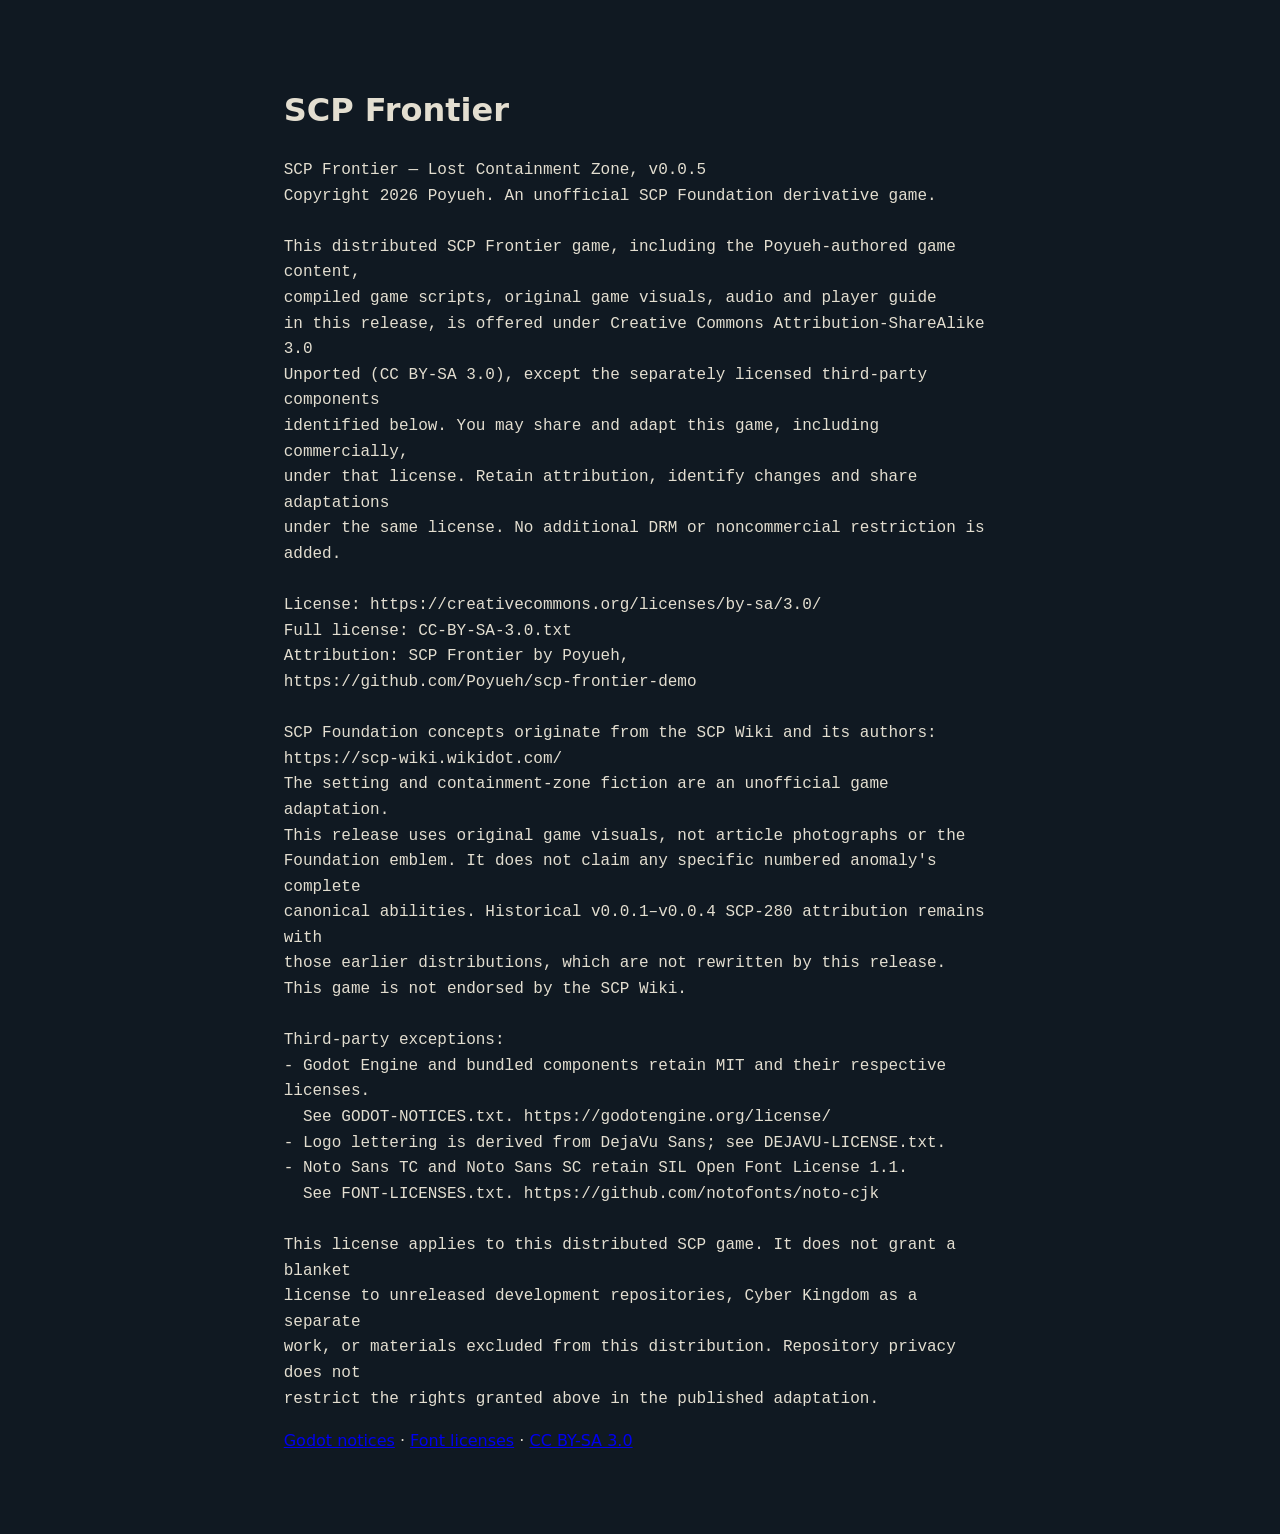
<file: trial/payload/credits.html>
<!doctype html><meta charset="utf-8"><meta name="viewport" content="width=device-width,initial-scale=1"><title>SCP Frontier — Credits</title><style>body{background:#101922;color:#e3ded0;font:16px/1.6 system-ui;margin:3rem auto;max-width:70ch;padding:1rem}pre{white-space:pre-wrap}</style><h1>SCP Frontier</h1><pre>SCP Frontier — Lost Containment Zone, v0.0.5
Copyright 2026 Poyueh. An unofficial SCP Foundation derivative game.

This distributed SCP Frontier game, including the Poyueh-authored game content,
compiled game scripts, original game visuals, audio and player guide
in this release, is offered under Creative Commons Attribution-ShareAlike 3.0
Unported (CC BY-SA 3.0), except the separately licensed third-party components
identified below. You may share and adapt this game, including commercially,
under that license. Retain attribution, identify changes and share adaptations
under the same license. No additional DRM or noncommercial restriction is added.

License: https://creativecommons.org/licenses/by-sa/3.0/
Full license: CC-BY-SA-3.0.txt
Attribution: SCP Frontier by Poyueh,
https://github.com/Poyueh/scp-frontier-demo

SCP Foundation concepts originate from the SCP Wiki and its authors:
https://scp-wiki.wikidot.com/
The setting and containment-zone fiction are an unofficial game adaptation.
This release uses original game visuals, not article photographs or the
Foundation emblem. It does not claim any specific numbered anomaly&#x27;s complete
canonical abilities. Historical v0.0.1–v0.0.4 SCP-280 attribution remains with
those earlier distributions, which are not rewritten by this release.
This game is not endorsed by the SCP Wiki.

Third-party exceptions:
- Godot Engine and bundled components retain MIT and their respective licenses.
  See GODOT-NOTICES.txt. https://godotengine.org/license/
- Logo lettering is derived from DejaVu Sans; see DEJAVU-LICENSE.txt.
- Noto Sans TC and Noto Sans SC retain SIL Open Font License 1.1.
  See FONT-LICENSES.txt. https://github.com/notofonts/noto-cjk

This license applies to this distributed SCP game. It does not grant a blanket
license to unreleased development repositories, Cyber Kingdom as a separate
work, or materials excluded from this distribution. Repository privacy does not
restrict the rights granted above in the published adaptation.
</pre><p><a href="GODOT-NOTICES.txt">Godot notices</a> · <a href="FONT-LICENSES.txt">Font licenses</a> · <a href="CC-BY-SA-3.0.txt">CC BY-SA 3.0</a></p>
</file>
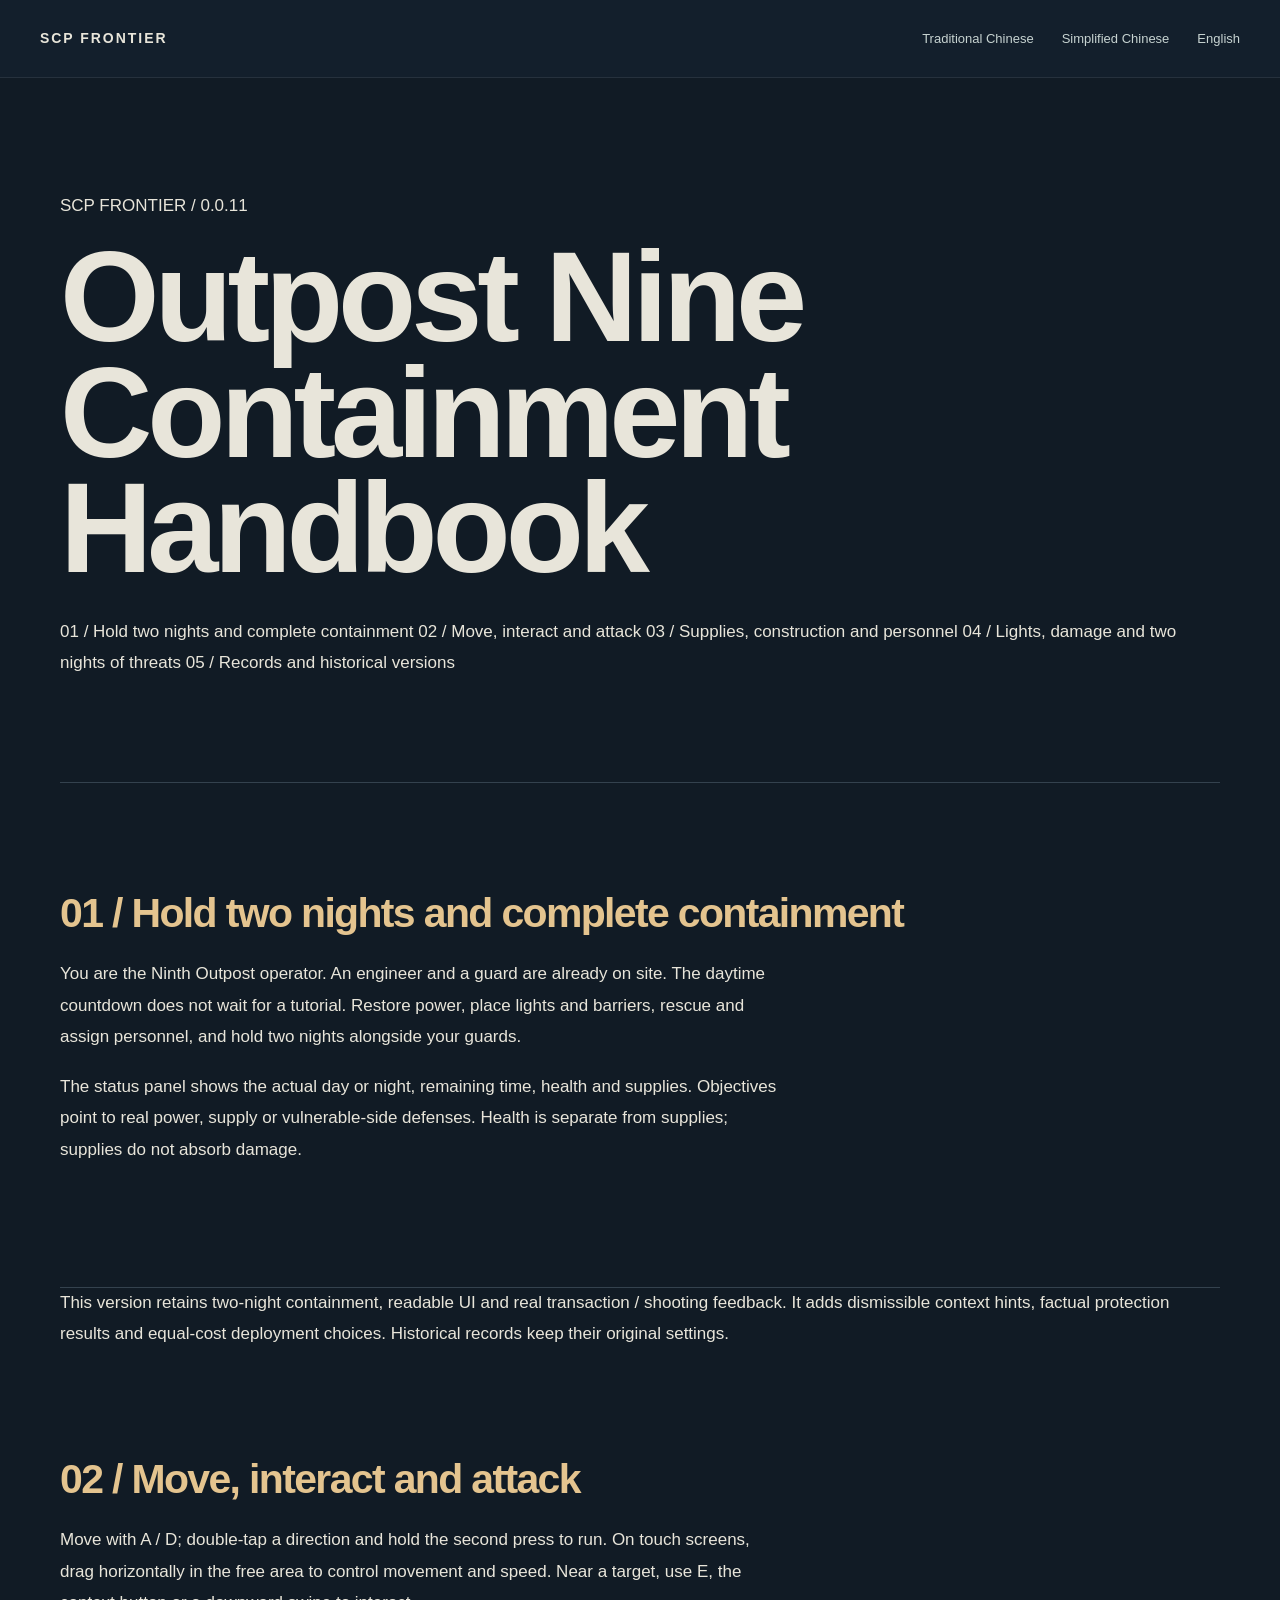
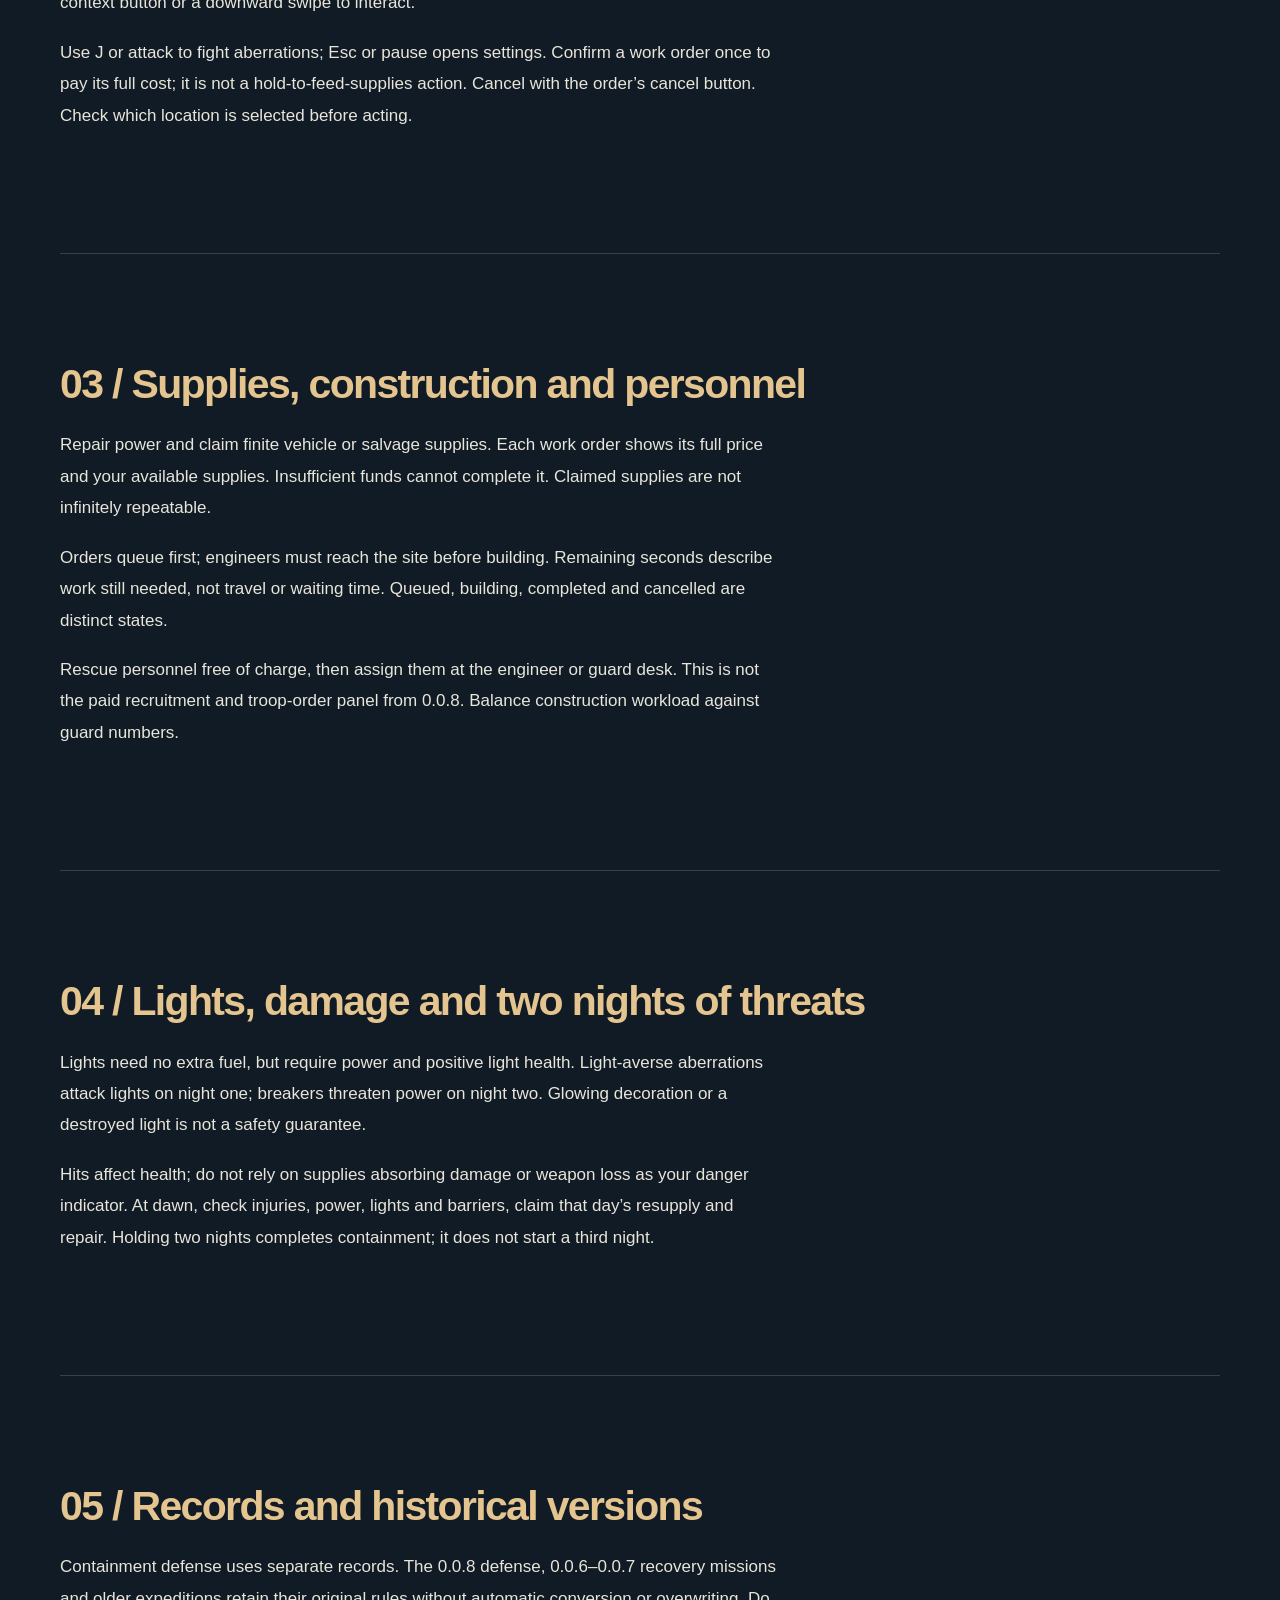
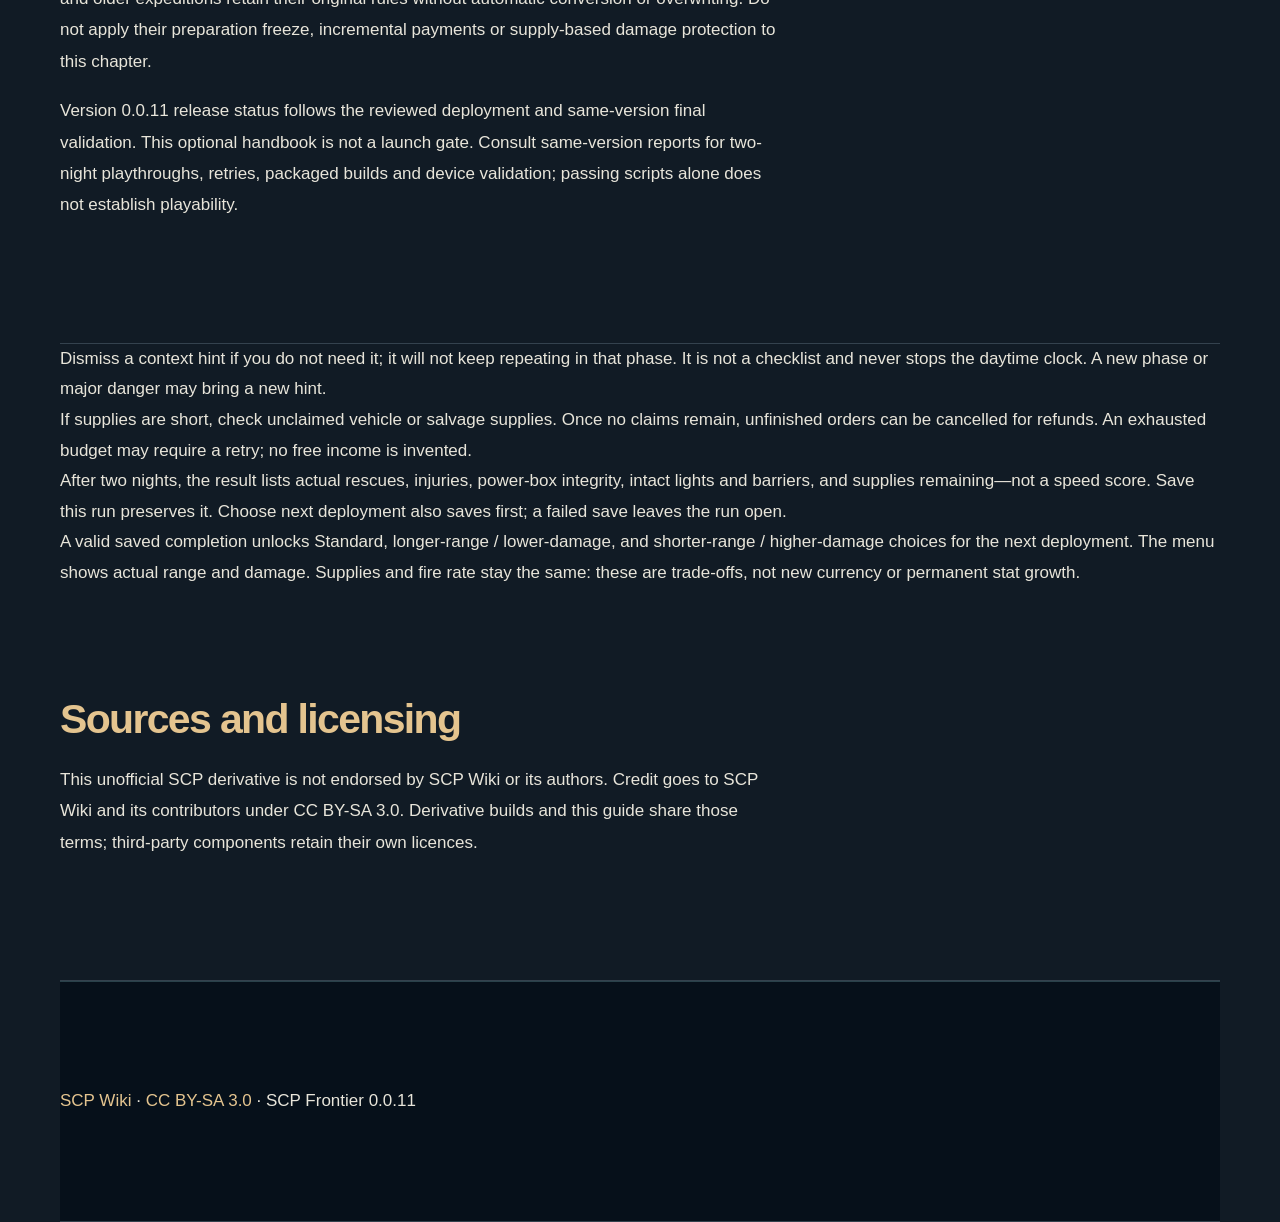
<file: trial/payload/guide.html>
<!doctype html><html lang="zh-Hant"><head><meta charset="utf-8"><meta name="viewport" content="width=device-width,initial-scale=1"><meta name="color-scheme" content="dark"><title>SCP Frontier｜收容防守手冊</title><style>
:root{--bg:#09131c;--panel:#10212b;--panel2:#122733;--line:#29414a;--text:#eee8d9;--muted:#a3b5b8;--cyan:#79e0d1;--gold:#dfbd7f;--pink:#d18498;--max:1160px}
*{box-sizing:border-box}
html{scroll-behavior:smooth;scroll-padding-top:95px}
body{margin:0;background:var(--bg);color:var(--text);font:17px/1.8 -apple-system,BlinkMacSystemFont,"PingFang TC","Noto Sans TC","Microsoft JhengHei",sans-serif}
a{color:inherit;text-decoration:none}
button{font:inherit;cursor:pointer}
img{max-width:100%;display:block}
button,a{-webkit-tap-highlight-color:transparent}
button:focus-visible,a:focus-visible,summary:focus-visible{outline:3px solid var(--cyan);outline-offset:5px}
button:disabled{cursor:default}
p{margin:0 0 18px}
h1,h2,h3,h4{line-height:1.3;margin:0 0 18px}
h2{font-size:clamp(29px,3.2vw,42px);letter-spacing:-.04em;font-weight:650}
h3{font-size:23px;letter-spacing:-.025em}
h4{font-size:18px}
strong{color:var(--text);font-weight:650}
figure{margin:0}
figcaption{color:var(--muted);font-size:13px;line-height:1.7;padding:13px 0}
.wrap{max-width:var(--max);margin:auto;width:calc(100% - 80px)}
.section{padding-top:104px;padding-bottom:104px;scroll-margin-top:8px}
.eyebrow{font:600 11px/1.5 ui-monospace,SFMono-Regular,Menlo,monospace;letter-spacing:.2em;color:var(--cyan);margin-bottom:20px}
.muted{color:var(--muted)}
.skip{position:fixed;top:-80px;left:20px;z-index:99;background:var(--cyan);color:var(--bg);padding:12px}
.skip:focus{top:12px}
.topbar{height:78px;padding:0 40px;display:flex;align-items:center;justify-content:space-between;gap:30px;background:#09131cf2;border-bottom:1px solid #ffffff14;position:sticky;top:0;z-index:20;backdrop-filter:blur(16px)}
.brand{display:flex;align-items:center;gap:11px;font-size:14px;font-weight:800;letter-spacing:.11em;white-space:nowrap}
.brand img{width:23px;height:28px}
.brand span{font-size:11px;font-weight:400;letter-spacing:.13em;color:var(--muted);border-left:1px solid var(--line);padding-left:16px;margin-left:8px}
.topbar nav{display:flex;gap:28px;font-size:13px;white-space:nowrap;color:#c7d3d1}
.topbar nav a{padding:24px 0}
.topbar nav a:hover{color:var(--cyan)}
.hero{min-height:740px;position:relative;isolation:isolate;display:flex;align-items:center;overflow:hidden;border-bottom:1px solid var(--line)}
.hero-art{position:absolute;inset:0;width:100%;height:100%;object-fit:cover;object-position:center;z-index:-3;image-rendering:auto}
.hero-shade{position:absolute;inset:0;z-index:-2;background:linear-gradient(90deg,#06101ceF 0%,#06101ccc 30%,#06101c28 76%),linear-gradient(0deg,#09131c 0%,transparent 26%,#07142244 100%)}
.hero-content{width:var(--max);max-width:calc(100% - 80px);margin:0 auto;padding:65px 0 110px}
.hero h1{font-family:"Avenir Next",Arial,sans-serif;font-size:clamp(72px,7.8vw,112px);line-height:.9;font-weight:900;letter-spacing:-.065em;margin:28px 0}
.hero h1 span{color:var(--cyan)}
.hero-title{font-size:31px;font-weight:600;line-height:1.5;letter-spacing:.04em;margin-bottom:24px}
.hero-desc{font-size:15px;line-height:1.95;color:#c2cec9;margin-bottom:30px}
.signal{width:6px;height:6px;background:var(--cyan);display:inline-block;margin-right:10px;box-shadow:0 0 12px #79e0d188}
.button{display:inline-flex;justify-content:center;align-items:center;gap:38px;min-height:50px;padding:12px 24px;border:1px solid transparent;font-weight:650;font-size:14px;line-height:1.6;transition:background .15s}
.primary{background:var(--cyan);color:#082029}
.primary:hover{background:#a0f2e5}
.primary:disabled{background:#244c4c;color:#c2e2d8}
.hero-link{font-size:13px;margin-left:24px;border-bottom:1px solid #ffffff50;padding-bottom:6px}
.hero-foot{position:absolute;left:40px;right:40px;bottom:25px;display:flex;justify-content:space-between;color:#c9d4cf;font-size:11px;letter-spacing:.14em}
.intro{text-align:center;padding-top:88px;padding-bottom:70px;border-bottom:1px solid var(--line)}
.intro>p:not(.eyebrow){font-size:clamp(20px,2.1vw,27px);max-width:940px;margin:0 auto 30px;line-height:1.85;font-weight:400;color:#c8d1cc}
.intro>p span{color:var(--cyan)}
.intro-rule{display:flex;justify-content:center;gap:32px;font-size:13px;color:var(--gold);letter-spacing:.08em}
.section-head{display:flex;justify-content:space-between;gap:50px;align-items:flex-end;margin-bottom:40px}
.section-head h2{margin:0}
.section-head>p{max-width:350px;color:var(--muted);font-size:15px;margin:0;line-height:1.85}
.first-steps{display:grid;grid-template-columns:repeat(4,1fr);border:1px solid var(--line);margin-bottom:35px}
.first-steps article{padding:30px 23px;border-right:1px solid var(--line);position:relative}
.first-steps article:last-child{border:0}
.first-steps img{width:33px;height:33px;margin-bottom:26px}
.first-steps h3{font-size:21px}
.first-steps p{color:var(--muted);font-size:14px;margin:0}
.step-number{position:absolute;right:22px;top:21px;color:#68828b;font:12px ui-monospace,monospace}
.wide-shot{overflow:hidden}
.wide-shot>img{width:100%;border:1px solid var(--line);image-rendering:pixelated}
.image-tag{display:inline-block;margin-right:12px;color:var(--cyan);font-size:11px;letter-spacing:.06em}
.controls-section,.people-section,.combat-section,.rest-section{background:#0d1b25;border-block:1px solid var(--line)}
.switcher{display:flex;border:1px solid var(--line);padding:4px;gap:4px;flex-shrink:0}
.switcher button{border:0;background:transparent;color:var(--muted);padding:8px 24px;min-height:42px;font-size:14px}
.switcher [aria-pressed=true]{background:var(--cyan);color:var(--bg);font-weight:600}
.control-grid{display:grid;grid-template-columns:1fr 1fr;gap:0 40px;margin-top:25px}
.control{display:grid;grid-template-columns:32px 1fr auto;gap:18px;align-items:center;padding:22px 0;border-bottom:1px solid var(--line)}
.control>img{width:28px;height:28px}
.control h3{font-size:17px;margin-bottom:5px}
.control p{font-size:13px;line-height:1.6;color:var(--muted);margin:0;max-width:310px}
.key{font:600 12px/1.6 ui-monospace,monospace;border:1px solid #44616a;background:#142b36;padding:7px 12px;min-width:48px;text-align:center;white-space:nowrap;border-bottom-width:3px}
.control-grid.mobile .key{font-family:inherit;font-size:12px;line-height:1.5;font-weight:500;color:var(--cyan);border:0;background:transparent;white-space:normal;max-width:114px;text-align:right;padding:0}
.tip{display:flex;align-items:flex-start;gap:14px;font-size:14px;color:#bdcfca;margin:28px 0 0;line-height:1.8}
.tip>img{width:22px;height:22px;flex-shrink:0;margin-top:3px}
.investment-layout{display:grid;grid-template-columns:1.3fr 1fr;gap:55px;align-items:start}
.scene-frame img{width:100%;image-rendering:pixelated;border:1px solid var(--line)}
.rule-list{margin-top:17px}
.rule-list p{font-size:15px;color:var(--muted);padding-left:18px;border-left:2px solid #375354}
.rule-list b{display:block;color:var(--text);margin-bottom:5px;font-weight:550}
.investment-demo{background:linear-gradient(150deg,#163239,#102029);border:1px solid #42665f;padding:28px;box-shadow:0 18px 60px #0002}
.demo-top{display:flex;align-items:center;justify-content:space-between;gap:15px;margin-bottom:24px}
.demo-top .eyebrow{margin:0}
.pouch{display:flex;align-items:center;gap:8px;font:14px ui-monospace,monospace;color:var(--muted)}
.pouch img{width:21px}
.pouch strong{font-size:23px}
.project-picker{display:flex;gap:7px}
.project-picker button{background:transparent;border:1px solid var(--line);color:var(--muted);font-size:13px;flex:1;padding:8px 4px;min-height:42px}
.project-picker [aria-pressed=true]{border-color:var(--cyan);color:var(--cyan);background:#79e0d110}
.demo-site{text-align:center;padding:28px 0 12px;min-height:252px}
.demo-site>img{width:50px;height:50px;margin:0 auto 15px}
.demo-site h3{font-size:21px;margin-bottom:22px}
.gem-slots{display:flex;gap:15px;justify-content:center;min-height:32px}
.gem{height:29px;width:21px;display:block;clip-path:polygon(50% 0,100% 28%,77% 78%,50% 100%,23% 78%,0 28%);background:linear-gradient(120deg,#58716f,#283e44)}
.gem.filled{background:linear-gradient(120deg,#e4ffff,#67e8d9 50%,#299aab 52%);filter:drop-shadow(0 0 6px #76e0d166)}
#investment-status{font-size:13px;color:#c6dfd6;min-height:46px;margin:15px 0 0;line-height:1.7}
.investment-demo>.button{width:100%}
.reset-demo{display:block;margin:14px auto 0;background:none;border:0;color:var(--muted);font-size:12px;text-decoration:underline;padding:9px 14px}
.demo-caption{font-size:11px;color:#8aa7a8;margin:14px 0 0;line-height:1.7}
.bag-note{margin-top:44px;background:#13202a;border-left:3px solid var(--gold);padding:25px 30px;display:flex;gap:25px;align-items:center}
.bag-note>img{width:42px;flex-shrink:0}
.bag-note h3{font-size:19px;margin-bottom:10px}
.bag-note p{color:var(--muted);font-size:14px;margin:0}
.people-grid{display:grid;grid-template-columns:repeat(4,1fr);gap:24px}
.person-card{border-top:1px solid var(--line)}
.person-portrait{position:relative;height:185px;background:radial-gradient(ellipse at 50% 100%,#24464b88,transparent 68%);border-bottom:1px solid var(--line);display:flex;justify-content:center;align-items:flex-end;margin-bottom:22px}
.person-portrait>span{position:absolute;top:17px;left:0;font-family:inherit;font-size:11px;line-height:1.7;color:var(--gold);letter-spacing:.07em}
.person-portrait>img{width:150px;height:150px;object-fit:contain;image-rendering:pixelated}
.person-card h3{font-size:23px;margin-bottom:10px}
.person-card>p{font-size:14px;color:var(--muted);line-height:1.8}
.tool-label{display:flex;gap:8px;align-items:center;color:var(--cyan)!important;font-size:12px!important}
.tool-label img{height:19px;width:19px}
.landscape img{width:100%;border:1px solid var(--line);image-rendering:pixelated}
.explore-notes{display:grid;grid-template-columns:repeat(3,1fr);gap:40px;margin-top:30px}
.explore-notes article{border-top:1px solid var(--line);padding-top:20px}
.explore-notes span{font:12px ui-monospace,monospace;color:var(--cyan)}
.explore-notes h3{font-size:20px;margin:15px 0}
.explore-notes p{font-size:14px;color:var(--muted)}
.resource-head{margin-top:65px;border-top:1px solid var(--line);padding-top:35px}
.resource-head h3{margin:0}
.resources{display:grid;grid-template-columns:repeat(3,1fr);gap:28px}
.resources article{position:relative;padding-left:54px}
.resources img{position:absolute;top:1px;left:0;width:34px;height:34px}
.resources h4{margin-bottom:7px}
.resources p{font-size:13px;color:var(--muted);margin:0}
.combat-layout{display:grid;grid-template-columns:1.25fr 1fr;gap:50px;align-items:start}
.combat-demo{position:relative}
.combat-demo>img{width:100%;border:1px solid var(--line);image-rendering:pixelated;aspect-ratio:720/390;object-fit:cover}
.animation-toggle{background:#173b42;border:1px solid #517b77;color:var(--cyan);padding:10px 18px;min-height:44px;display:block;width:100%;font-size:13px}
.combat-layout>div>p,.upgrade-layout p{font-size:15px;color:var(--muted)}
.stamina{border-top:1px solid var(--line);padding-top:20px;margin-top:25px}
.stamina>div:first-child{display:flex;gap:12px;align-items:center}
.stamina h4{margin:0;font-size:16px}
.stamina img{width:24px}
.stamina-costs{display:flex;gap:24px;margin:16px 0}
.stamina-costs span{font-size:12px;color:var(--muted)}
.stamina-costs b{display:block;color:#b7d988;font:500 30px/1.4 ui-monospace,monospace}
.stamina p{font-size:13px;color:var(--muted)}
.upgrade-layout{display:grid;grid-template-columns:1fr 1.1fr;gap:55px;align-items:center;border-top:1px solid var(--line);padding-top:45px;margin-top:38px}
.upgrade-layout figure img{width:100%;image-rendering:pixelated;border:1px solid var(--line)}
.mission-path{display:flex;gap:23px;align-items:center;margin:38px 0}
.mission-path>div{flex:1}
.mission-path>div>span{font-size:11px;color:var(--cyan);letter-spacing:.15em}
.mission-path h3{font-size:20px;margin:10px 0}
.mission-path p{font-size:13px;color:var(--muted);margin:0}
.path-arrow{color:#517576}
.outcome-grid{display:grid;grid-template-columns:1fr 1fr;gap:25px}
.outcome-grid article{padding:26px;display:flex;align-items:flex-start;gap:20px;border:1px solid var(--line);background:#10232a}
.outcome-grid .defeat{background:#241e29;border-color:#47323e}
.outcome-grid img{width:34px;flex-shrink:0}
.outcome-grid h3{font-size:20px;margin-bottom:10px}
.outcome-grid p{font-size:14px;color:var(--muted);margin:0}
.victory h3{color:var(--cyan)}
.defeat h3{color:#e4a0b1}
.rest-layout{display:grid;grid-template-columns:1fr 1fr;gap:70px;align-items:center}
.rest-layout p:not(.eyebrow){color:var(--muted);font-size:15px}
.rest-layout figure img{border:1px solid var(--line)}
.menu-legend{display:flex;gap:20px;flex-wrap:wrap;padding-top:10px;font-size:12px;color:var(--cyan)}
.menu-legend span{display:flex;align-items:center;gap:8px}
.menu-legend img{width:20px}
.faq h2{margin-bottom:34px}
.faq details{border-top:1px solid var(--line)}
.faq details:last-child{border-bottom:1px solid var(--line)}
.faq summary{cursor:pointer;list-style:none;padding:22px 35px 22px 0;font-size:17px;position:relative}
.faq summary::-webkit-details-marker{display:none}
.faq summary:after{content:'＋';position:absolute;right:3px;color:var(--cyan)}
.faq details[open] summary:after{content:'−'}
.faq details p{color:var(--muted);font-size:15px;max-width:950px;padding-bottom:10px}
.faq summary:hover{color:var(--cyan)}
footer{border-top:1px solid var(--line);padding:40px 0;background:#06101a}
.footer-inner{display:flex;justify-content:space-between;align-items:center;gap:25px}
.footer-inner>p{margin:0;color:var(--muted);font-size:14px}
.footer-inner>a:last-child{font-size:12px;color:var(--cyan)}
.footer-note{text-align:center;margin:32px 20px 0;color:#7d969d;font-size:11px;letter-spacing:.04em}

@media(min-width:1700px){.hero{min-height:820px}
}
@media(max-width:1050px){.topbar{padding:0 26px}
.topbar nav{gap:18px}
.brand span{display:none}
.wrap{width:calc(100% - 52px)}
.hero-content{max-width:calc(100% - 52px)}
.section{padding-block:80px}
.section-head{gap:28px}
.first-steps{grid-template-columns:repeat(2,1fr)}
.first-steps article:nth-child(2){border-right:0}
.first-steps article:nth-child(-n+2){border-bottom:1px solid var(--line)}
.investment-layout,.combat-layout{gap:30px;grid-template-columns:1fr 1fr}
.control-grid{gap:0 24px}
.control{gap:12px;grid-template-columns:25px 1fr auto}
.people-grid{gap:18px}
.rest-layout{gap:35px}
.hero-shade{background:linear-gradient(90deg,#06101cf5 0%,#06101cbd 45%,#06101c40),linear-gradient(0deg,#09131c,transparent 38%)}
}

@media(max-width:760px){html{scroll-padding-top:118px}
.topbar{height:auto;display:block;padding:14px 20px 0}
.brand{font-size:12px}
.brand img{width:20px;height:23px}
.topbar nav{overflow:auto;gap:26px;font-size:12px;margin-top:8px}
.topbar nav a{padding:10px 0 12px}
.wrap{width:calc(100% - 40px)}
.hero{min-height:715px;align-items:flex-start}
.hero-art{object-position:60% center}
.hero-shade{background:linear-gradient(90deg,#06101ce6,#06101c88),linear-gradient(0deg,#09131c 0%,transparent 45%)}
.hero-content{max-width:calc(100% - 40px);padding:58px 0 100px}
.hero h1{font-size:clamp(64px,13.6vw,100px);margin:26px 0}
.hero-title{font-size:26px}
.hero-desc{font-size:13px}
.hero-desc br{display:none}
.hero-link{display:inline-block;margin:22px 0 0 20px;font-size:12px}
.hero-foot{left:20px;right:20px;font-size:9px;gap:16px;letter-spacing:.04em}
.intro{padding-top:60px;padding-bottom:55px}
.intro>p:not(.eyebrow){font-size:21px}
.intro-rule{gap:15px;font-size:11px;flex-wrap:wrap}
.section{padding-block:64px}
.section-head{display:block;margin-bottom:30px}
.section-head>p{max-width:none;margin-top:20px;font-size:14px}
.section-head h2{font-size:31px}
.eyebrow{font-size:10px;letter-spacing:.16em;margin-bottom:15px}
.first-steps article{padding:23px 18px}
.first-steps h3{font-size:19px}
.first-steps p{font-size:13px}
.first-steps img{width:29px;height:29px;margin-bottom:20px}
.wide-shot>img{min-height:210px;object-fit:cover}
.wide-shot figcaption,.scene-frame figcaption{font-size:11px}
.switcher{display:inline-flex;margin-top:24px}
.control-grid{grid-template-columns:1fr}
.control{grid-template-columns:27px 1fr auto;padding:19px 0}
.control-grid.mobile .key{max-width:105px}
.control h3{font-size:16px}
.control p{font-size:12px}
.investment-layout,.combat-layout,.upgrade-layout,.rest-layout{grid-template-columns:1fr;gap:30px}
.investment-demo{padding:24px}
.bag-note{gap:16px;padding:22px 18px;align-items:flex-start}
.bag-note>img{width:30px}
.bag-note h3{font-size:17px}
.bag-note p{font-size:13px}
.people-grid{grid-template-columns:repeat(2,1fr);gap:24px 20px}
.person-card h3{font-size:21px}
.person-card>p{font-size:13px}
.person-portrait{height:170px}
.person-portrait>img{width:138px;height:138px}
.person-portrait>span{font-size:10px}
.explore-notes{grid-template-columns:1fr;gap:10px}
.explore-notes article{display:grid;grid-template-columns:28px 1fr;gap:6px 12px}
.explore-notes span{grid-row:1 / 3;padding-top:5px}
.explore-notes h3{font-size:19px;margin:0 0 5px}
.explore-notes p{margin-bottom:16px;font-size:13px}
.landscape img{min-height:200px;object-fit:cover}
.resources{grid-template-columns:1fr 1fr;gap:27px 18px}
.resources article{padding-left:0}
.resources img{position:static;width:29px;height:29px;margin-bottom:12px}
.resources h4{font-size:17px}
.resource-head{margin-top:38px}
.resource-head>p{font-size:13px}
.combat-layout h3,.upgrade-layout h3{font-size:23px}
.combat-layout>div>p,.upgrade-layout p{font-size:14px}
.upgrade-layout{margin-top:30px;padding-top:34px}
.mission-path{display:grid;grid-template-columns:1fr;gap:18px;margin:30px 0}
.mission-path>div{border-left:2px solid var(--cyan);padding-left:20px}
.mission-path h3{display:inline-block;margin:0 0 6px 14px}
.path-arrow{display:none}
.outcome-grid{grid-template-columns:1fr;gap:16px}
.outcome-grid article{padding:23px}
.outcome-grid p{font-size:13px}
.rest-layout{gap:30px}
.rest-layout p:not(.eyebrow){font-size:14px}
.faq summary{font-size:16px;padding-block:20px}
.faq details p{font-size:14px}
.footer-inner{display:flex;flex-wrap:wrap;gap:20px}
.footer-inner>p{order:3;width:100%;font-size:13px}
.footer-note{text-align:left;line-height:1.9}
.tip{font-size:13px}
}

@media(prefers-reduced-motion:reduce){html{scroll-behavior:auto}
*{transition:none!important}
}
@media print{body{background:white;color:#132733;font-size:11px}
.topbar,.hero-link,.button,.switcher,.animation-toggle,.reset-demo,.project-picker{display:none}
.hero{min-height:450px}
.hero-content{padding:30px 0}
.hero h1{font-size:65px}
.hero-title{font-size:24px}
.wrap{width:92%}
.section{padding-block:32px;break-inside:avoid}
.controls-section,.people-section,.combat-section,.rest-section{background:#f5f7f7}
.section-head h2{font-size:26px}
.first-steps p,.control p,.rule-list p,.resources p,.person-card>p,.explore-notes p,.combat-layout>div>p,.upgrade-layout p,.rest-layout p:not(.eyebrow),.faq details p,.section-head>p{color:#354b54}
.intro{padding-block:30px}
.intro>p:not(.eyebrow){color:#354b54;font-size:19px}
.intro-rule{color:#354b54}
.eyebrow{color:#25776f}
.investment-demo,.bag-note,.outcome-grid article{background:#edf4f2}
.stamina-costs b,.tool-label{color:#276956!important}
.faq details>p{display:block}
.hero,.hero *{color:#eee8d9}
.hero h1 span{color:#79e0d1}
.hero-art{filter:brightness(.55)}
footer{background:#fff;color:#132733}
}

.fortification-cards .tier-art,.fortification-cards article>p{grid-column:2}
.fortification-cards .tier-art{display:flex;align-items:flex-end;gap:12px;margin:12px 0}

/* SCP Frontier field-handbook identity. */
:root{--accent:#d9a65b}body{background:#111b25;color:#e8e5da}.topbar{background:#14212dee}.brand{letter-spacing:.14em}.section p{max-width:76ch;line-height:1.85}#top h1{font-size:clamp(3.8rem,12vw,8rem);line-height:.9;letter-spacing:-.04em;margin:1rem 0 2rem}#top{padding-top:7rem}.handbook-nav{display:flex;gap:1rem;flex-wrap:wrap}.section{border-bottom:1px solid #34424e}.section h2{color:#e4c48f}footer a{color:#e4c48f}

</style></head><body><a class="skip" href="#start">跳到指南內容</a><header class="topbar"><a class="brand" href="#top">SCP FRONTIER</a><nav aria-label="語言選擇"><a href="?lang=zh_TW">繁體中文</a><a href="?lang=zh_CN">簡體中文</a><a href="?lang=en">English</a></nav></header><main><section class="wrap section" id="top"><p>SCP FRONTIER / 0.0.11</p><h1>第九哨站收容防守手冊</h1><nav><a href="#start">01／守住兩夜，完成收容</a> <a href="#controls">02／移動、互動與攻擊</a> <a href="#work">03／補給、施工與人員</a> <a href="#night">04／燈、傷害與兩夜威脅</a> <a href="#records">05／紀錄與歷史版本</a> </nav></section><section class="wrap section" id="start"><h2>01／守住兩夜，完成收容</h2><p>你是第九哨站的特遣員。工程員與警衛已在場；白天倒數不會等你完成教學。修復供電，配置照明與障壁，救援並分派人員，與警衛一起守住兩夜。</p><p>上方資訊顯示真日夜、倒數、生命與補給；目標指向實際電箱、補給或弱側防線。生命與補給不同，補給不能替你擋傷。</p></section><p class="wrap">本版保留兩夜收容、清楚的介面與真交易／射擊回饋。新增可關閉情境提示、真保護成果與等成本部署選擇；歷史紀錄仍依原設定續讀。</p><section class="wrap section" id="controls"><h2>02／移動、互動與攻擊</h2><p>A／D 移動，同向雙按並按住第二下快跑；手機在空白區水平拖曳控制移動與快慢。靠近目標按 E、情境鍵或向下手勢互動。</p><p>J／攻擊鍵迎擊異變體；Esc／暫停鍵開啟設定。工單按一次確認全額支付，不是按住逐份投補給。取消用工單旁的取消鍵；看清目前選中的位置再操作。</p></section><section class="wrap section" id="work"><h2>03／補給、施工與人員</h2><p>先修電箱，再領取有限車載或打撈補給。建設顯示所需全額與現有補給；不足時不會自動完成。已領取的補給不能無限重領。</p><p>工單先排隊，工程員走到現場才施工。剩餘秒數是尚需的工作時間，不包含走路或等待；取消、完成與排隊是不同狀態。</p><p>救援人員免費。救回後，到工程員或警衛職務桌指派；這不是0.0.8的付費招募與派兵面板。留意工程工作量與防守人數。</p></section><section class="wrap section" id="night"><h2>04／燈、傷害與兩夜威脅</h2><p>照明不需要另外添加燃料，但電箱必須供電、燈也必須仍有生命。首夜畏光異變體會攻燈；第二夜破壞者威脅電箱。不要把亮著的裝飾或已壞燈當成安全保證。</p><p>受擊會影響生命，不能用補給擋傷或等掉武器才判斷危險。黎明檢查傷員、電箱、照明與障壁，領取當日整補並修復；守完兩夜後完成收容，不自動開始第三夜。</p></section><section class="wrap section" id="records"><h2>05／紀錄與歷史版本</h2><p>收容防守有獨立紀錄。0.0.8 防守、0.0.6–0.0.7 回收任務及更早遠征依原規則續讀，不自動轉換或覆寫。請勿把舊版準備凍結、逐份投入或補給擋傷套用到本章。</p><p>0.0.11 發布狀態依實際部署與同版最終驗測。這份手冊可選閱讀，不是強制啟動頁；完整兩夜、失敗重試、成品與真機驗收依同版報告，不以腳本通過代替實際遊玩。</p></section><p class="wrap">你可以關閉情境提示，同一階段不會一直重播。它不是任務清單，也不會讓白天倒數停住；夜晚或重大危險改變時才可能出現新提示。</p><p class="wrap">沒有足夠補給時，先找真正尚可領取的車載或打撈物資。沒有可領物資了，可以取消未完工工單退款；若預算已耗盡，需重試，不會憑空出現收入。</p><p class="wrap">兩夜完成後，結算列出真正救援與傷員、電箱耐久、未毀照明與障壁及剩餘補給，不依探索速度扣分。選「保存本局」保留成果；「選下一次部署」也會先保存，失敗就留在本局。</p><p class="wrap">保存合法的新完成紀錄後，下次可選標準、長射程低傷或短射程高傷。介面顯示實際射程與傷害，三者補給成本與射速相同；這是取捨，沒有新增貨幣或永久數值成長。</p><section class="wrap section" id="credits"><h2>來源與授權</h2><p>本作為非官方 SCP 世界觀衍生遊戲，不代表 SCP Wiki 或其作者背書。世界觀來源為 SCP Wiki 與其作者群，依 CC BY-SA 3.0 使用；衍生成品與指南依同條款分享，第三方元件保留原授權。</p></section></main><footer class="wrap section"><a href="https://scp-wiki.wikidot.com/">SCP Wiki</a> · <a href="https://creativecommons.org/licenses/by-sa/3.0/" rel="license">CC BY-SA 3.0</a> · SCP Frontier 0.0.11</footer><script>
(() => {
 'use strict';
 const rows = {
  "01／守住兩夜，完成收容": {
    "zh_TW": "01／守住兩夜，完成收容",
    "zh_CN": "01／守住两夜，完成收容",
    "en": "01 / Hold two nights and complete containment"
  },
  "你是第九哨站的特遣員。工程員與警衛已在場；白天倒數不會等你完成教學。修復供電，配置照明與障壁，救援並分派人員，與警衛一起守住兩夜。": {
    "zh_TW": "你是第九哨站的特遣員。工程員與警衛已在場；白天倒數不會等你完成教學。修復供電，配置照明與障壁，救援並分派人員，與警衛一起守住兩夜。",
    "zh_CN": "你是第九哨站的特遣员。工程员和警卫已在场；白天倒计时不会等你完成教学。修复供电，配置照明和障壁，救援并分派人员，与警卫一起守住两夜。",
    "en": "You are the Ninth Outpost operator. An engineer and a guard are already on site. The daytime countdown does not wait for a tutorial. Restore power, place lights and barriers, rescue and assign personnel, and hold two nights alongside your guards."
  },
  "上方資訊顯示真日夜、倒數、生命與補給；目標指向實際電箱、補給或弱側防線。生命與補給不同，補給不能替你擋傷。": {
    "zh_TW": "上方資訊顯示真日夜、倒數、生命與補給；目標指向實際電箱、補給或弱側防線。生命與補給不同，補給不能替你擋傷。",
    "zh_CN": "上方信息显示真实日夜、倒计时、生命和补给；目标指向实际电箱、补给或薄弱侧防线。生命和补给不同，补给不能替你挡伤。",
    "en": "The status panel shows the actual day or night, remaining time, health and supplies. Objectives point to real power, supply or vulnerable-side defenses. Health is separate from supplies; supplies do not absorb damage."
  },
  "02／移動、互動與攻擊": {
    "zh_TW": "02／移動、互動與攻擊",
    "zh_CN": "02／移动、交互与攻击",
    "en": "02 / Move, interact and attack"
  },
  "A／D 移動，同向雙按並按住第二下快跑；手機在空白區水平拖曳控制移動與快慢。靠近目標按 E、情境鍵或向下手勢互動。": {
    "zh_TW": "A／D 移動，同向雙按並按住第二下快跑；手機在空白區水平拖曳控制移動與快慢。靠近目標按 E、情境鍵或向下手勢互動。",
    "zh_CN": "A／D 移动，同向双按并按住第二下快跑；手机在空白区水平拖曳控制移动和快慢。靠近目标按 E、情境键或向下手势交互。",
    "en": "Move with A / D; double-tap a direction and hold the second press to run. On touch screens, drag horizontally in the free area to control movement and speed. Near a target, use E, the context button or a downward swipe to interact."
  },
  "J／攻擊鍵迎擊異變體；Esc／暫停鍵開啟設定。工單按一次確認全額支付，不是按住逐份投補給。取消用工單旁的取消鍵；看清目前選中的位置再操作。": {
    "zh_TW": "J／攻擊鍵迎擊異變體；Esc／暫停鍵開啟設定。工單按一次確認全額支付，不是按住逐份投補給。取消用工單旁的取消鍵；看清目前選中的位置再操作。",
    "zh_CN": "J／攻击键迎击异变体；Esc／暂停键开启设置。工单按一次确认全额支付，不是按住逐份投补给。取消使用工单旁的取消键；看清当前选中的位置再操作。",
    "en": "Use J or attack to fight aberrations; Esc or pause opens settings. Confirm a work order once to pay its full cost; it is not a hold-to-feed-supplies action. Cancel with the order’s cancel button. Check which location is selected before acting."
  },
  "03／補給、施工與人員": {
    "zh_TW": "03／補給、施工與人員",
    "zh_CN": "03／补给、施工与人员",
    "en": "03 / Supplies, construction and personnel"
  },
  "先修電箱，再領取有限車載或打撈補給。建設顯示所需全額與現有補給；不足時不會自動完成。已領取的補給不能無限重領。": {
    "zh_TW": "先修電箱，再領取有限車載或打撈補給。建設顯示所需全額與現有補給；不足時不會自動完成。已領取的補給不能無限重領。",
    "zh_CN": "先修电箱，再领取有限车载或打捞补给。建设显示所需全额和现有补给；不足时不会自动完成。已领取的补给不能无限重复领取。",
    "en": "Repair power and claim finite vehicle or salvage supplies. Each work order shows its full price and your available supplies. Insufficient funds cannot complete it. Claimed supplies are not infinitely repeatable."
  },
  "工單先排隊，工程員走到現場才施工。剩餘秒數是尚需的工作時間，不包含走路或等待；取消、完成與排隊是不同狀態。": {
    "zh_TW": "工單先排隊，工程員走到現場才施工。剩餘秒數是尚需的工作時間，不包含走路或等待；取消、完成與排隊是不同狀態。",
    "zh_CN": "工单先排队，工程员走到现场才施工。剩余秒数是还需要的工作时间，不包含走路或等待；取消、完成和排队是不同状态。",
    "en": "Orders queue first; engineers must reach the site before building. Remaining seconds describe work still needed, not travel or waiting time. Queued, building, completed and cancelled are distinct states."
  },
  "救援人員免費。救回後，到工程員或警衛職務桌指派；這不是0.0.8的付費招募與派兵面板。留意工程工作量與防守人數。": {
    "zh_TW": "救援人員免費。救回後，到工程員或警衛職務桌指派；這不是0.0.8的付費招募與派兵面板。留意工程工作量與防守人數。",
    "zh_CN": "救援人员免费。救回后，到工程员或警卫职务桌指派；这不是0.0.8的付费招募和派兵面板。留意工程工作量与防守人数。",
    "en": "Rescue personnel free of charge, then assign them at the engineer or guard desk. This is not the paid recruitment and troop-order panel from 0.0.8. Balance construction workload against guard numbers."
  },
  "04／燈、傷害與兩夜威脅": {
    "zh_TW": "04／燈、傷害與兩夜威脅",
    "zh_CN": "04／灯、伤害与两夜威胁",
    "en": "04 / Lights, damage and two nights of threats"
  },
  "照明不需要另外添加燃料，但電箱必須供電、燈也必須仍有生命。首夜畏光異變體會攻燈；第二夜破壞者威脅電箱。不要把亮著的裝飾或已壞燈當成安全保證。": {
    "zh_TW": "照明不需要另外添加燃料，但電箱必須供電、燈也必須仍有生命。首夜畏光異變體會攻燈；第二夜破壞者威脅電箱。不要把亮著的裝飾或已壞燈當成安全保證。",
    "zh_CN": "照明不需要另外添加燃料，但电箱必须供电、灯也必须仍有生命。首夜畏光异变体会攻灯；第二夜破坏者威胁电箱。不要把发光装饰或已坏灯当成安全保证。",
    "en": "Lights need no extra fuel, but require power and positive light health. Light-averse aberrations attack lights on night one; breakers threaten power on night two. Glowing decoration or a destroyed light is not a safety guarantee."
  },
  "受擊會影響生命，不能用補給擋傷或等掉武器才判斷危險。黎明檢查傷員、電箱、照明與障壁，領取當日整補並修復；守完兩夜後完成收容，不自動開始第三夜。": {
    "zh_TW": "受擊會影響生命，不能用補給擋傷或等掉武器才判斷危險。黎明檢查傷員、電箱、照明與障壁，領取當日整補並修復；守完兩夜後完成收容，不自動開始第三夜。",
    "zh_CN": "受击会影响生命，不能用补给挡伤或等掉武器才判断危险。黎明检查伤员、电箱、照明和障壁，领取当日整补并修复；守完两夜后完成收容，不自动开始第三夜。",
    "en": "Hits affect health; do not rely on supplies absorbing damage or weapon loss as your danger indicator. At dawn, check injuries, power, lights and barriers, claim that day’s resupply and repair. Holding two nights completes containment; it does not start a third night."
  },
  "05／紀錄與歷史版本": {
    "zh_TW": "05／紀錄與歷史版本",
    "zh_CN": "05／记录与历史版本",
    "en": "05 / Records and historical versions"
  },
  "收容防守有獨立紀錄。0.0.8 防守、0.0.6–0.0.7 回收任務及更早遠征依原規則續讀，不自動轉換或覆寫。請勿把舊版準備凍結、逐份投入或補給擋傷套用到本章。": {
    "zh_TW": "收容防守有獨立紀錄。0.0.8 防守、0.0.6–0.0.7 回收任務及更早遠征依原規則續讀，不自動轉換或覆寫。請勿把舊版準備凍結、逐份投入或補給擋傷套用到本章。",
    "zh_CN": "收容防守有独立记录。0.0.8 防守、0.0.6–0.0.7 回收任务和更早远征按原规则继续，不自动转换或覆盖。请勿把旧版准备冻结、逐份投入或补给挡伤套用到本章。",
    "en": "Containment defense uses separate records. The 0.0.8 defense, 0.0.6–0.0.7 recovery missions and older expeditions retain their original rules without automatic conversion or overwriting. Do not apply their preparation freeze, incremental payments or supply-based damage protection to this chapter."
  },
  "0.0.11 發布狀態依實際部署與同版最終驗測。這份手冊可選閱讀，不是強制啟動頁；完整兩夜、失敗重試、成品與真機驗收依同版報告，不以腳本通過代替實際遊玩。": {
    "zh_TW": "0.0.11 發布狀態依實際部署與同版最終驗測。這份手冊可選閱讀，不是強制啟動頁；完整兩夜、失敗重試、成品與真機驗收依同版報告，不以腳本通過代替實際遊玩。",
    "zh_CN": "0.0.11 发布状态以实际部署和同版最终验证为准。这份手册可选阅读，不是强制启动页；完整两夜、失败重试、成品和真机验收依同版报告，不以脚本通过代替实际游玩。",
    "en": "Version 0.0.11 release status follows the reviewed deployment and same-version final validation. This optional handbook is not a launch gate. Consult same-version reports for two-night playthroughs, retries, packaged builds and device validation; passing scripts alone does not establish playability."
  },
  "來源與授權": {
    "zh_TW": "來源與授權",
    "zh_CN": "来源与授权",
    "en": "Sources and licensing"
  },
  "本作為非官方 SCP 世界觀衍生遊戲，不代表 SCP Wiki 或其作者背書。世界觀來源為 SCP Wiki 與其作者群，依 CC BY-SA 3.0 使用；衍生成品與指南依同條款分享，第三方元件保留原授權。": {
    "zh_TW": "本作為非官方 SCP 世界觀衍生遊戲，不代表 SCP Wiki 或其作者背書。世界觀來源為 SCP Wiki 與其作者群，依 CC BY-SA 3.0 使用；衍生成品與指南依同條款分享，第三方元件保留原授權。",
    "zh_CN": "本作为非官方 SCP 世界观衍生游戏，不代表 SCP Wiki 或其作者背书。世界观来源为 SCP Wiki 与其作者群，依 CC BY-SA 3.0 使用；衍生成品与指南依相同条款分享，第三方组件保留原许可。",
    "en": "This unofficial SCP derivative is not endorsed by SCP Wiki or its authors. Credit goes to SCP Wiki and its contributors under CC BY-SA 3.0. Derivative builds and this guide share those terms; third-party components retain their own licences."
  },
  "跳到指南內容": {
    "zh_TW": "跳到指南內容",
    "zh_CN": "跳到指南内容",
    "en": "Skip to handbook"
  },
  "語言選擇": {
    "zh_TW": "語言選擇",
    "zh_CN": "语言选择",
    "en": "Choose language"
  },
  "繁體中文": {
    "zh_TW": "繁體中文",
    "zh_CN": "繁体中文",
    "en": "Traditional Chinese"
  },
  "簡體中文": {
    "zh_TW": "簡體中文",
    "zh_CN": "简体中文",
    "en": "Simplified Chinese"
  },
  "English": {
    "zh_TW": "English",
    "zh_CN": "English",
    "en": "English"
  },
  "第九哨站收容防守手冊": {
    "zh_TW": "第九哨站收容防守手冊",
    "zh_CN": "第九哨站收容防守手册",
    "en": "Outpost Nine Containment Handbook"
  },
  "SCP Frontier｜收容防守手冊": {
    "zh_TW": "SCP Frontier｜收容防守手冊",
    "zh_CN": "SCP Frontier｜收容防守手册",
    "en": "SCP Frontier | Containment Handbook"
  },
  "SCP FRONTIER": {
    "zh_TW": "SCP FRONTIER",
    "zh_CN": "SCP FRONTIER",
    "en": "SCP FRONTIER"
  },
  "SCP FRONTIER / 0.0.11": {
    "zh_TW": "SCP FRONTIER / 0.0.11",
    "zh_CN": "SCP FRONTIER / 0.0.11",
    "en": "SCP FRONTIER / 0.0.11"
  },
  "SCP Wiki": {
    "zh_TW": "SCP Wiki",
    "zh_CN": "SCP Wiki",
    "en": "SCP Wiki"
  },
  "CC BY-SA 3.0": {
    "zh_TW": "CC BY-SA 3.0",
    "zh_CN": "CC BY-SA 3.0",
    "en": "CC BY-SA 3.0"
  },
  " · ": {
    "zh_TW": " · ",
    "zh_CN": " · ",
    "en": " · "
  },
  " · SCP Frontier 0.0.11": {
    "zh_TW": " · SCP Frontier 0.0.11",
    "zh_CN": " · SCP Frontier 0.0.11",
    "en": " · SCP Frontier 0.0.11"
  },
  "本版保留兩夜收容、清楚的介面與真交易／射擊回饋。新增可關閉情境提示、真保護成果與等成本部署選擇；歷史紀錄仍依原設定續讀。": {
    "zh_TW": "本版保留兩夜收容、清楚的介面與真交易／射擊回饋。新增可關閉情境提示、真保護成果與等成本部署選擇；歷史紀錄仍依原設定續讀。",
    "zh_CN": "本版保留两夜收容、清楚的界面和真实交易／射击反馈。新增可关闭情境提示、真实保护成果和等成本部署选择；历史记录仍按原设置续读。",
    "en": "This version retains two-night containment, readable UI and real transaction / shooting feedback. It adds dismissible context hints, factual protection results and equal-cost deployment choices. Historical records keep their original settings."
  },
  "你可以關閉情境提示，同一階段不會一直重播。它不是任務清單，也不會讓白天倒數停住；夜晚或重大危險改變時才可能出現新提示。": {
    "zh_TW": "你可以關閉情境提示，同一階段不會一直重播。它不是任務清單，也不會讓白天倒數停住；夜晚或重大危險改變時才可能出現新提示。",
    "zh_CN": "你可以关闭情境提示，同一阶段不会反复播放。它不是任务清单，也不会暂停白天倒计时；夜晚或重大危险变化时才可能出现新提示。",
    "en": "Dismiss a context hint if you do not need it; it will not keep repeating in that phase. It is not a checklist and never stops the daytime clock. A new phase or major danger may bring a new hint."
  },
  "沒有足夠補給時，先找真正尚可領取的車載或打撈物資。沒有可領物資了，可以取消未完工工單退款；若預算已耗盡，需重試，不會憑空出現收入。": {
    "zh_TW": "沒有足夠補給時，先找真正尚可領取的車載或打撈物資。沒有可領物資了，可以取消未完工工單退款；若預算已耗盡，需重試，不會憑空出現收入。",
    "zh_CN": "补给不足时，先找真正尚可领取的车载或打捞物资。没有可领物资了，可以取消未完工工单退款；若预算已耗尽，需要重试，不会凭空出现收入。",
    "en": "If supplies are short, check unclaimed vehicle or salvage supplies. Once no claims remain, unfinished orders can be cancelled for refunds. An exhausted budget may require a retry; no free income is invented."
  },
  "兩夜完成後，結算列出真正救援與傷員、電箱耐久、未毀照明與障壁及剩餘補給，不依探索速度扣分。選「保存本局」保留成果；「選下一次部署」也會先保存，失敗就留在本局。": {
    "zh_TW": "兩夜完成後，結算列出真正救援與傷員、電箱耐久、未毀照明與障壁及剩餘補給，不依探索速度扣分。選「保存本局」保留成果；「選下一次部署」也會先保存，失敗就留在本局。",
    "zh_CN": "两夜完成后，结算列出真实救援与伤员、电箱耐久、未毁照明和障壁及剩余补给，不按探索速度扣分。选“保存本局”保留成果；“选下一次部署”也会先保存，失败就留在本局。",
    "en": "After two nights, the result lists actual rescues, injuries, power-box integrity, intact lights and barriers, and supplies remaining—not a speed score. Save this run preserves it. Choose next deployment also saves first; a failed save leaves the run open."
  },
  "保存合法的新完成紀錄後，下次可選標準、長射程低傷或短射程高傷。介面顯示實際射程與傷害，三者補給成本與射速相同；這是取捨，沒有新增貨幣或永久數值成長。": {
    "zh_TW": "保存合法的新完成紀錄後，下次可選標準、長射程低傷或短射程高傷。介面顯示實際射程與傷害，三者補給成本與射速相同；這是取捨，沒有新增貨幣或永久數值成長。",
    "zh_CN": "保存合法的新完成记录后，下次可选标准、长射程低伤或短射程高伤。界面显示真实射程与伤害，三者补给成本和射速相同；这是取舍，没有新增货币或永久数值成长。",
    "en": "A valid saved completion unlocks Standard, longer-range / lower-damage, and shorter-range / higher-damage choices for the next deployment. The menu shows actual range and damage. Supplies and fire rate stay the same: these are trade-offs, not new currency or permanent stat growth."
  }
}
;
 const requested = new URLSearchParams(location.search).get('lang') || navigator.language;
 const code = requested.toLowerCase().replaceAll('-', '_');
 const locale = code === 'zh_tw' || code.includes('hant') || /^zh_(hk|mo)/.test(code) ? 'zh_TW' : code.startsWith('zh') ? 'zh_CN' : 'en';
 const t = (text, args = {}) => {
  let result = rows[text]?.[locale] ?? text;
  for (const [key, value] of Object.entries(args)) result = result.replaceAll('{'+key+'}', String(value));
  return result;
 };
 window.GuideText = { t, locale };
 document.documentElement.lang = {zh_TW:'zh-Hant',zh_CN:'zh-Hans',en:'en'}[locale];
 const walker = document.createTreeWalker(document.documentElement, NodeFilter.SHOW_TEXT);
 const nodes = [];
 while (walker.nextNode()) if (!['SCRIPT','STYLE'].includes(walker.currentNode.parentElement?.tagName)) nodes.push(walker.currentNode);
 for (const node of nodes) node.nodeValue = t(node.nodeValue);
 for (const element of document.querySelectorAll('[alt],[aria-label],[data-mobile],[data-desktop],meta[content]')) {
  for (const attr of ['alt','aria-label','data-mobile','data-desktop','content']) if(element.hasAttribute(attr)) element.setAttribute(attr,t(element.getAttribute(attr)));
 }
})();

</script><script>
'use strict';
// The handbook uses native anchors; locale selection is handled by guide-i18n.js.

</script></body></html>
</file>
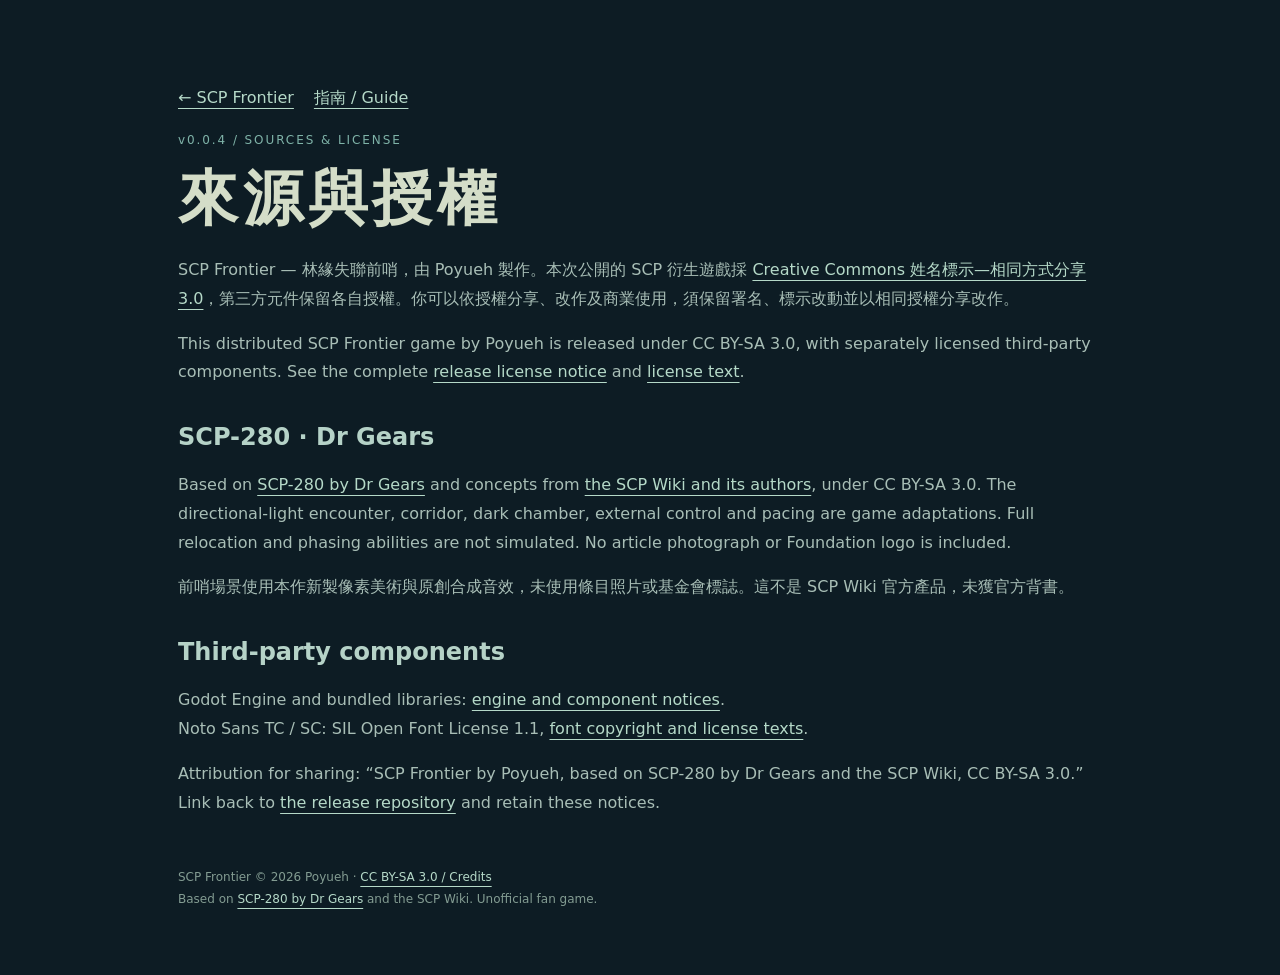
<file: trial/legacy-v004/payload/credits.html>
<!doctype html><html lang="zh-Hant"><meta charset="utf-8"><link rel="icon" href="play.icon.png" type="image/png"><meta name="viewport" content="width=device-width,initial-scale=1"><meta name="theme-color" content="#0d1c24"><title>SCP Frontier · Sources & license</title><style>:root{color-scheme:dark;font-family:system-ui,sans-serif;background:#0d1c24;color:#d4ddc8}*{box-sizing:border-box}body{margin:0}main{max-width:980px;margin:auto;padding:64px 28px}h1{font-size:clamp(32px,7vw,60px);letter-spacing:.08em;margin:12px 0}h2{color:#b5d2c7;margin-top:36px}p,li{line-height:1.8;color:#a8beb6}a{color:#b5d9c8;text-underline-offset:5px}nav{display:flex;gap:20px;flex-wrap:wrap;margin:24px 0}button,select{font:inherit;color:#d4ddc8;background:#1c3c43;border:1px solid #678b81;border-radius:3px;padding:13px 22px;cursor:pointer}button:hover{background:#2d5258}.eyebrow{font-size:12px;letter-spacing:.16em;color:#7fb3a8}.note{font-size:14px;border-left:2px solid #6e8370;padding-left:16px}table{border-collapse:collapse;width:100%;line-height:1.7}td,th{text-align:left;border-bottom:1px solid #29414a;padding:12px}footer{font-size:12px;margin-top:50px;line-height:1.8;color:#839c92}#game{display:none;width:100%;height:calc(100dvh - 52px);border:0;background:#080f16}body.playing main{display:none}body.playing #game{display:block}#toolbar{display:none;height:52px;padding:8px 16px;align-items:center;gap:22px}body.playing #toolbar{display:flex}#toolbar a{font-size:13px}article[hidden]{display:none}</style><main><nav><a href="index.html">← SCP Frontier</a><a href="guide.html">指南 / Guide</a></nav><div class="eyebrow">v0.0.4 / SOURCES & LICENSE</div><h1>來源與授權</h1><p>SCP Frontier — 林緣失聯前哨，由 Poyueh 製作。本次公開的 SCP 衍生遊戲採 <a rel="license" href="https://creativecommons.org/licenses/by-sa/3.0/">Creative Commons 姓名標示—相同方式分享 3.0</a>，第三方元件保留各自授權。你可以依授權分享、改作及商業使用，須保留署名、標示改動並以相同授權分享改作。</p><p>This distributed SCP Frontier game by Poyueh is released under CC BY-SA 3.0, with separately licensed third-party components. See the complete <a href="LICENSE.txt">release license notice</a> and <a href="CC-BY-SA-3.0.txt">license text</a>.</p><h2>SCP-280 · Dr Gears</h2><p>Based on <a href="https://scp-wiki.wikidot.com/scp-280">SCP-280 by Dr Gears</a> and concepts from <a href="https://scp-wiki.wikidot.com/">the SCP Wiki and its authors</a>, under CC BY-SA 3.0. The directional-light encounter, corridor, dark chamber, external control and pacing are game adaptations. Full relocation and phasing abilities are not simulated. No article photograph or Foundation logo is included.</p><p>前哨場景使用本作新製像素美術與原創合成音效，未使用條目照片或基金會標誌。這不是 SCP Wiki 官方產品，未獲官方背書。</p><h2>Third-party components</h2><p>Godot Engine and bundled libraries: <a href="GODOT-NOTICES.txt">engine and component notices</a>.<br>Noto Sans TC / SC: SIL Open Font License 1.1, <a href="FONT-LICENSES.txt">font copyright and license texts</a>.</p><p>Attribution for sharing: “SCP Frontier by Poyueh, based on SCP-280 by Dr Gears and the SCP Wiki, CC BY-SA 3.0.” Link back to <a href="https://github.com/Poyueh/scp-frontier-demo">the release repository</a> and retain these notices.</p><footer>SCP Frontier © 2026 Poyueh · <a href="credits.html">CC BY-SA 3.0 / Credits</a><br>Based on <a href="https://scp-wiki.wikidot.com/scp-280">SCP-280 by Dr Gears</a> and the SCP Wiki. Unofficial fan game.</footer></main></html>
</file>
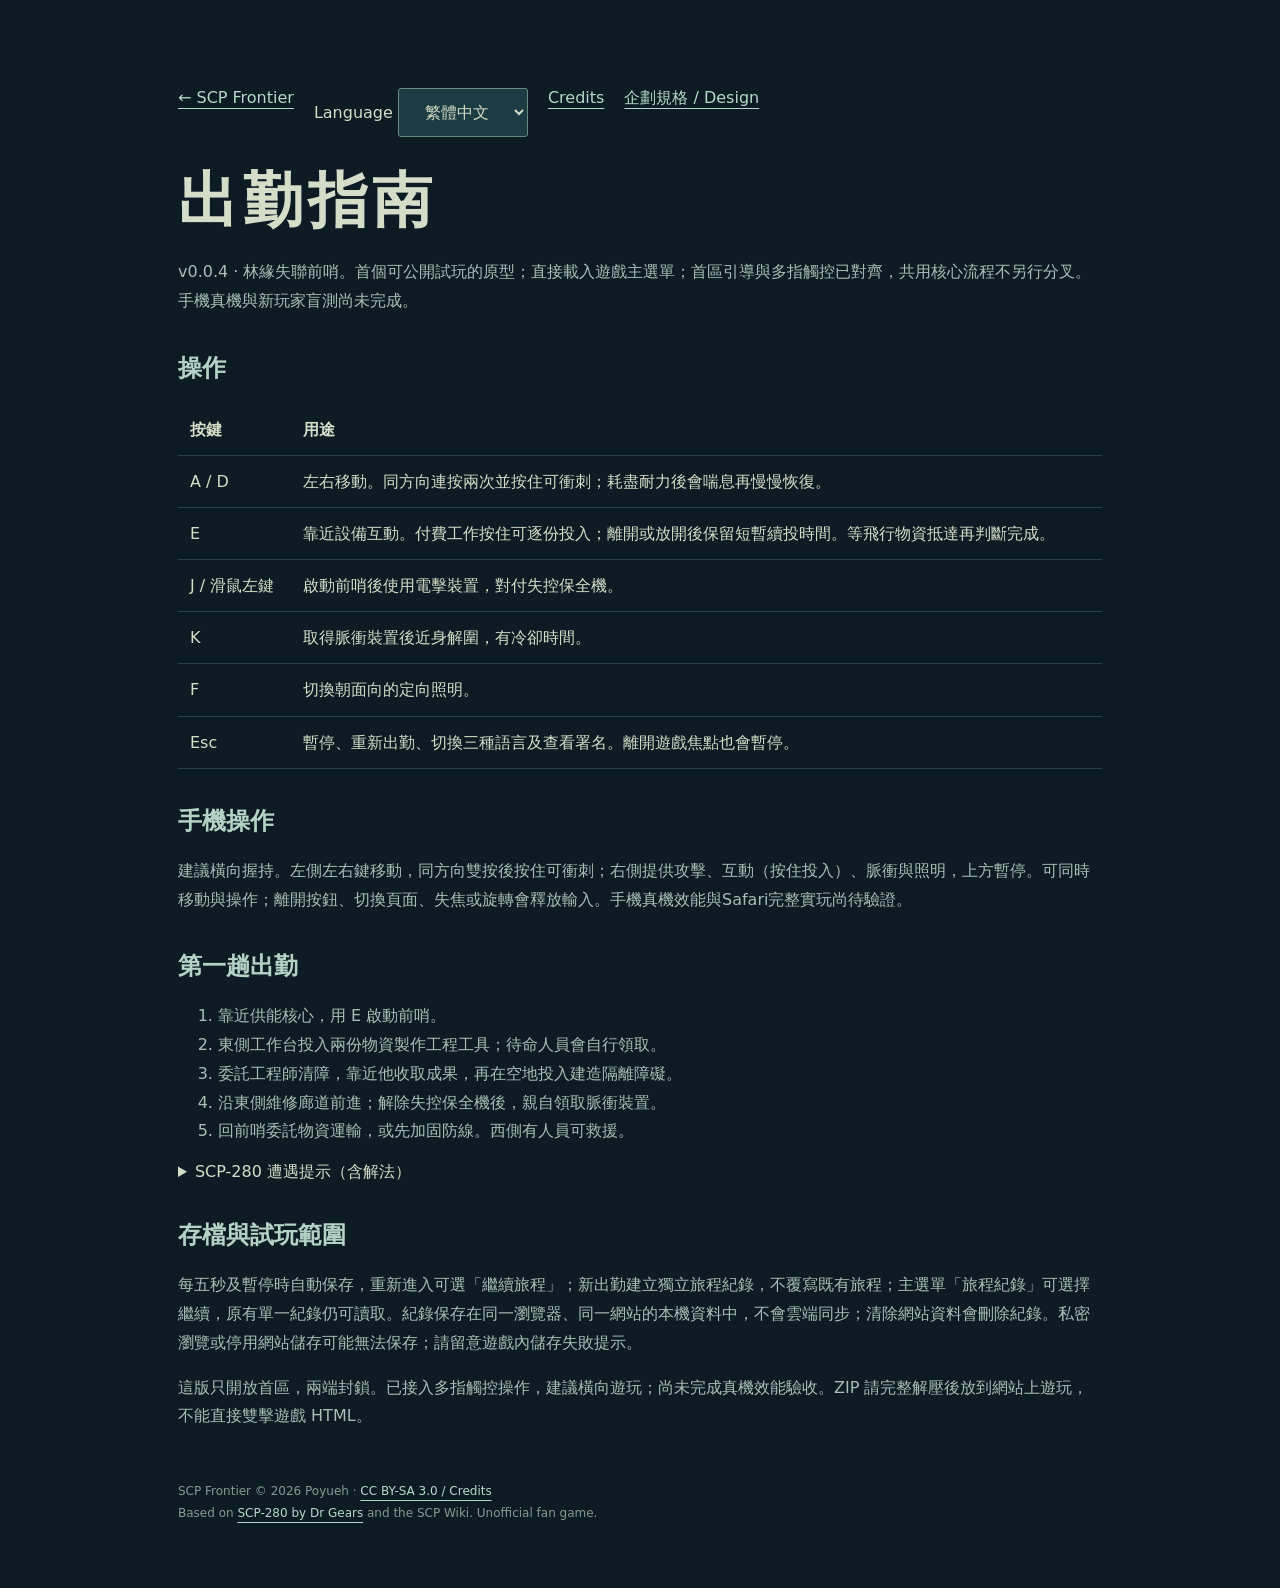
<file: trial/legacy-v004/payload/guide.html>
<!doctype html><html lang="zh-Hant"><meta charset="utf-8"><link rel="icon" href="play.icon.png" type="image/png"><meta name="viewport" content="width=device-width,initial-scale=1"><meta name="theme-color" content="#0d1c24"><title>SCP Frontier · Guide</title><style>:root{color-scheme:dark;font-family:system-ui,sans-serif;background:#0d1c24;color:#d4ddc8}*{box-sizing:border-box}body{margin:0}main{max-width:980px;margin:auto;padding:64px 28px}h1{font-size:clamp(32px,7vw,60px);letter-spacing:.08em;margin:12px 0}h2{color:#b5d2c7;margin-top:36px}p,li{line-height:1.8;color:#a8beb6}a{color:#b5d9c8;text-underline-offset:5px}nav{display:flex;gap:20px;flex-wrap:wrap;margin:24px 0}button,select{font:inherit;color:#d4ddc8;background:#1c3c43;border:1px solid #678b81;border-radius:3px;padding:13px 22px;cursor:pointer}button:hover{background:#2d5258}.eyebrow{font-size:12px;letter-spacing:.16em;color:#7fb3a8}.note{font-size:14px;border-left:2px solid #6e8370;padding-left:16px}table{border-collapse:collapse;width:100%;line-height:1.7}td,th{text-align:left;border-bottom:1px solid #29414a;padding:12px}footer{font-size:12px;margin-top:50px;line-height:1.8;color:#839c92}#game{display:none;width:100%;height:calc(100dvh - 52px);border:0;background:#080f16}body.playing main{display:none}body.playing #game{display:block}#toolbar{display:none;height:52px;padding:8px 16px;align-items:center;gap:22px}body.playing #toolbar{display:flex}#toolbar a{font-size:13px}article[hidden]{display:none}</style><main><nav><a href="index.html">← SCP Frontier</a><label>Language <select id="language"><option value="zh-Hant">繁體中文</option><option value="zh-Hans">简体中文</option><option value="en">English</option></select></label><a href="credits.html">Credits</a><a href="spec/index.html">企劃規格 / Design</a></nav><article lang="zh-Hant" id="zh-Hant"><h1>出勤指南</h1><p>v0.0.4 · 林緣失聯前哨。首個可公開試玩的原型；直接載入遊戲主選單；首區引導與多指觸控已對齊，共用核心流程不另行分叉。手機真機與新玩家盲測尚未完成。</p><h2>操作</h2><table><tr><th>按鍵</th><th>用途</th></tr><tr><td>A / D</td><td>左右移動。同方向連按兩次並按住可衝刺；耗盡耐力後會喘息再慢慢恢復。</td></tr><tr><td>E</td><td>靠近設備互動。付費工作按住可逐份投入；離開或放開後保留短暫續投時間。等飛行物資抵達再判斷完成。</td></tr><tr><td>J / 滑鼠左鍵</td><td>啟動前哨後使用電擊裝置，對付失控保全機。</td></tr><tr><td>K</td><td>取得脈衝裝置後近身解圍，有冷卻時間。</td></tr><tr><td>F</td><td>切換朝面向的定向照明。</td></tr><tr><td>Esc</td><td>暫停、重新出勤、切換三種語言及查看署名。離開遊戲焦點也會暫停。</td></tr></table><h2>手機操作</h2><p>建議橫向握持。左側左右鍵移動，同方向雙按後按住可衝刺；右側提供攻擊、互動（按住投入）、脈衝與照明，上方暫停。可同時移動與操作；離開按鈕、切換頁面、失焦或旋轉會釋放輸入。手機真機效能與Safari完整實玩尚待驗證。</p><h2>第一趟出勤</h2><ol><li>靠近供能核心，用 E 啟動前哨。</li><li>東側工作台投入兩份物資製作工程工具；待命人員會自行領取。</li><li>委託工程師清障，靠近他收取成果，再在空地投入建造隔離障礙。</li><li>沿東側維修廊道前進；解除失控保全機後，親自領取脈衝裝置。</li><li>回前哨委託物資運輸，或先加固防線。西側有人員可救援。</li></ol><details><summary>SCP-280 遭遇提示（含解法）</summary><p>更深處的黑色異常沒有可刷取的擊殺獎勵。保持距離，朝它開啟定向照明，使它退入東側暗室。待它進入後，回到外側控制柱按 E 恢復隔離。本場景只改編部分條目規則，並非完整設定模擬。</p></details><h2>存檔與試玩範圍</h2><p>每五秒及暫停時自動保存，重新進入可選「繼續旅程」；新出勤建立獨立旅程紀錄，不覆寫既有旅程；主選單「旅程紀錄」可選擇繼續，原有單一紀錄仍可讀取。紀錄保存在同一瀏覽器、同一網站的本機資料中，不會雲端同步；清除網站資料會刪除紀錄。私密瀏覽或停用網站儲存可能無法保存；請留意遊戲內儲存失敗提示。</p><p>這版只開放首區，兩端封鎖。已接入多指觸控操作，建議橫向遊玩；尚未完成真機效能驗收。ZIP 請完整解壓後放到網站上遊玩，不能直接雙擊遊戲 HTML。</p></article><article lang="zh-Hans" id="zh-Hans" hidden><h1>出勤指南</h1><p>v0.0.4 · 林缘失联前哨。首个公开试玩原型；直接载入游戏主菜单；首区引导与多指触控已对齐，共享核心流程不另行分叉。手机真机与新玩家盲测尚未完成。</p><h2>操作</h2><table><tr><th>按键</th><th>用途</th></tr><tr><td>A / D</td><td>左右移动。同方向连按两次并按住可冲刺；耐力耗尽会喘息，再逐步恢复。</td></tr><tr><td>E</td><td>靠近设备交互。付费工作按住可逐份投入；放开后短暂保留续投时间，等飞行物资抵达后确认完成。</td></tr><tr><td>J / 鼠标左键</td><td>启动前哨后使用电击装置，对付失控保全机。</td></tr><tr><td>K</td><td>取得脉冲装置后近身解围，有冷却时间。</td></tr><tr><td>F</td><td>切换朝面向的定向照明。</td></tr><tr><td>Esc</td><td>暂停、重新出勤、切换语言、查看署名。失去焦点也会暂停。</td></tr></table><h2>手机操作</h2><p>建议横向握持。左侧左右键移动，同方向双按后按住可冲刺；右侧提供攻击、交互（按住投入）、脉冲与照明，上方暂停。可同时移动与操作；离开按钮、切换页面、失焦或旋转会释放输入。手机真机性能与Safari完整实玩尚待验证。</p><h2>第一趟出勤</h2><ol><li>靠近供能核心，按 E 启动前哨。</li><li>东侧工作台投入两份物资制作工程工具，待命人员自行领取。</li><li>委托工程师清障，靠近收取成果，再在空地建造隔离障碍。</li><li>沿东侧维修廊道前进，解除失控保全机后亲自领取脉冲装置。</li><li>回前哨委托物资运输或加固防线；西侧还有人员可救援。</li></ol><details><summary>SCP-280 提示（含解法）</summary><p>异常没有击杀奖励。保持距离，面向它开启定向照明，使它退入东侧暗室，再返回外侧控制柱按 E 恢复隔离。这是部分规则的游戏改编，未模拟条目全部能力。</p></details><h2>存档与范围</h2><p>每五秒和暂停时自动保存，重新进入选择「继续旅程」。新出勤建立独立旅程记录，不覆盖已有旅程；主菜单「旅程记录」可以选择继续，原有单一记录仍可读取。存档仅在同一浏览器、同一网站本机保存，不会云端同步；清除网站数据会删除记录。隐私浏览或关闭网站存储可能无法保存，请留意保存失败提示。</p><p>本版只有首区，两端封锁。已接入多指触控操作，建议横向游玩；尚未完成真机性能验收。ZIP 须完整解压后放到网站，不能直接双击游戏 HTML。</p></article><article lang="en" id="en" hidden><h1>Field guide</h1><p>v0.0.4 · The Silent Outpost. An early public first-slice prototype. The game now opens directly to its main menu, with aligned first-area guidance and multitouch controls. Mobile-device performance and new-player playtesting remain pending.</p><h2>Controls</h2><table><tr><th>Key</th><th>Action</th></tr><tr><td>A / D</td><td>Move. Double-tap a direction and hold to sprint. Exhaustion makes you catch your breath before recovering through slow movement.</td></tr><tr><td>E</td><td>Use nearby equipment. Hold to invest supplies one at a time. A short grace period permits continuing a partial payment; wait for the flying supply to arrive.</td></tr><tr><td>J / left click</td><td>Use your electric weapon against malfunctioning security units after restoring power.</td></tr><tr><td>K</td><td>Use the recovered pulse device to clear nearby threats; cooldown applies.</td></tr><tr><td>F</td><td>Toggle a directed light facing your current direction.</td></tr><tr><td>Esc</td><td>Pause, start another expedition, change language or read credits. Losing focus also pauses.</td></tr></table><h2>Phone controls</h2><p>Landscape is recommended. Use the left direction controls; double-tap and hold the same direction to sprint. The right controls provide Attack, hold Use to invest, Pulse and Light, with Pause above. Multiple fingers can move and act together. Leaving a button, losing focus or rotating releases input. Physical-device performance and complete mobile Safari playtesting remain unverified.</p><h2>Your first expedition</h2><ol><li>Approach the power core and press E to restore the outpost.</li><li>Invest two supplies at the eastern workbench. Personnel collect the finished engineering tool themselves.</li><li>Commission debris clearance, approach the engineer to collect the output, then build a barrier on the cleared plot.</li><li>Follow the eastern corridor. Disable the security units, then deliberately collect the pulse device.</li><li>Return to commission supplies or strengthen the perimeter. Survivors remain to the west.</li></ol><details><summary>SCP-280 hint (contains solution)</summary><p>The anomaly has no kill reward. Keep your distance and illuminate it to drive it into the eastern dark chamber. Return to the external shutter control and press E to restore isolation. This scenario adapts only part of the article's rules.</p></details><h2>Saving and scope</h2><p>Progress saves every five seconds and when pausing. Choose Continue expedition on your next visit. Starting a new expedition creates a separate record without replacing an existing run. Expedition records in the main menu lets you resume, including the legacy single checkpoint. Saves belong to this browser and website, with no cloud sync. Clearing website data deletes them; private browsing or blocked storage may prevent saving. Watch for the in-game save failure notice.</p><p>Only the first area is open, with sealed endpoints. Multitouch controls are implemented; landscape is recommended and real-device performance remains unverified. Unzip the complete Web archive onto a web server; opening the game HTML directly from disk does not work.</p></article><footer>SCP Frontier © 2026 Poyueh · <a href="credits.html">CC BY-SA 3.0 / Credits</a><br>Based on <a href="https://scp-wiki.wikidot.com/scp-280">SCP-280 by Dr Gears</a> and the SCP Wiki. Unofficial fan game.</footer></main><script>const language=document.getElementById("language");language.addEventListener("change",()=>{for(const article of document.querySelectorAll("article"))article.hidden=article.id!==language.value;document.documentElement.lang=language.value;});</script></html>
</file>
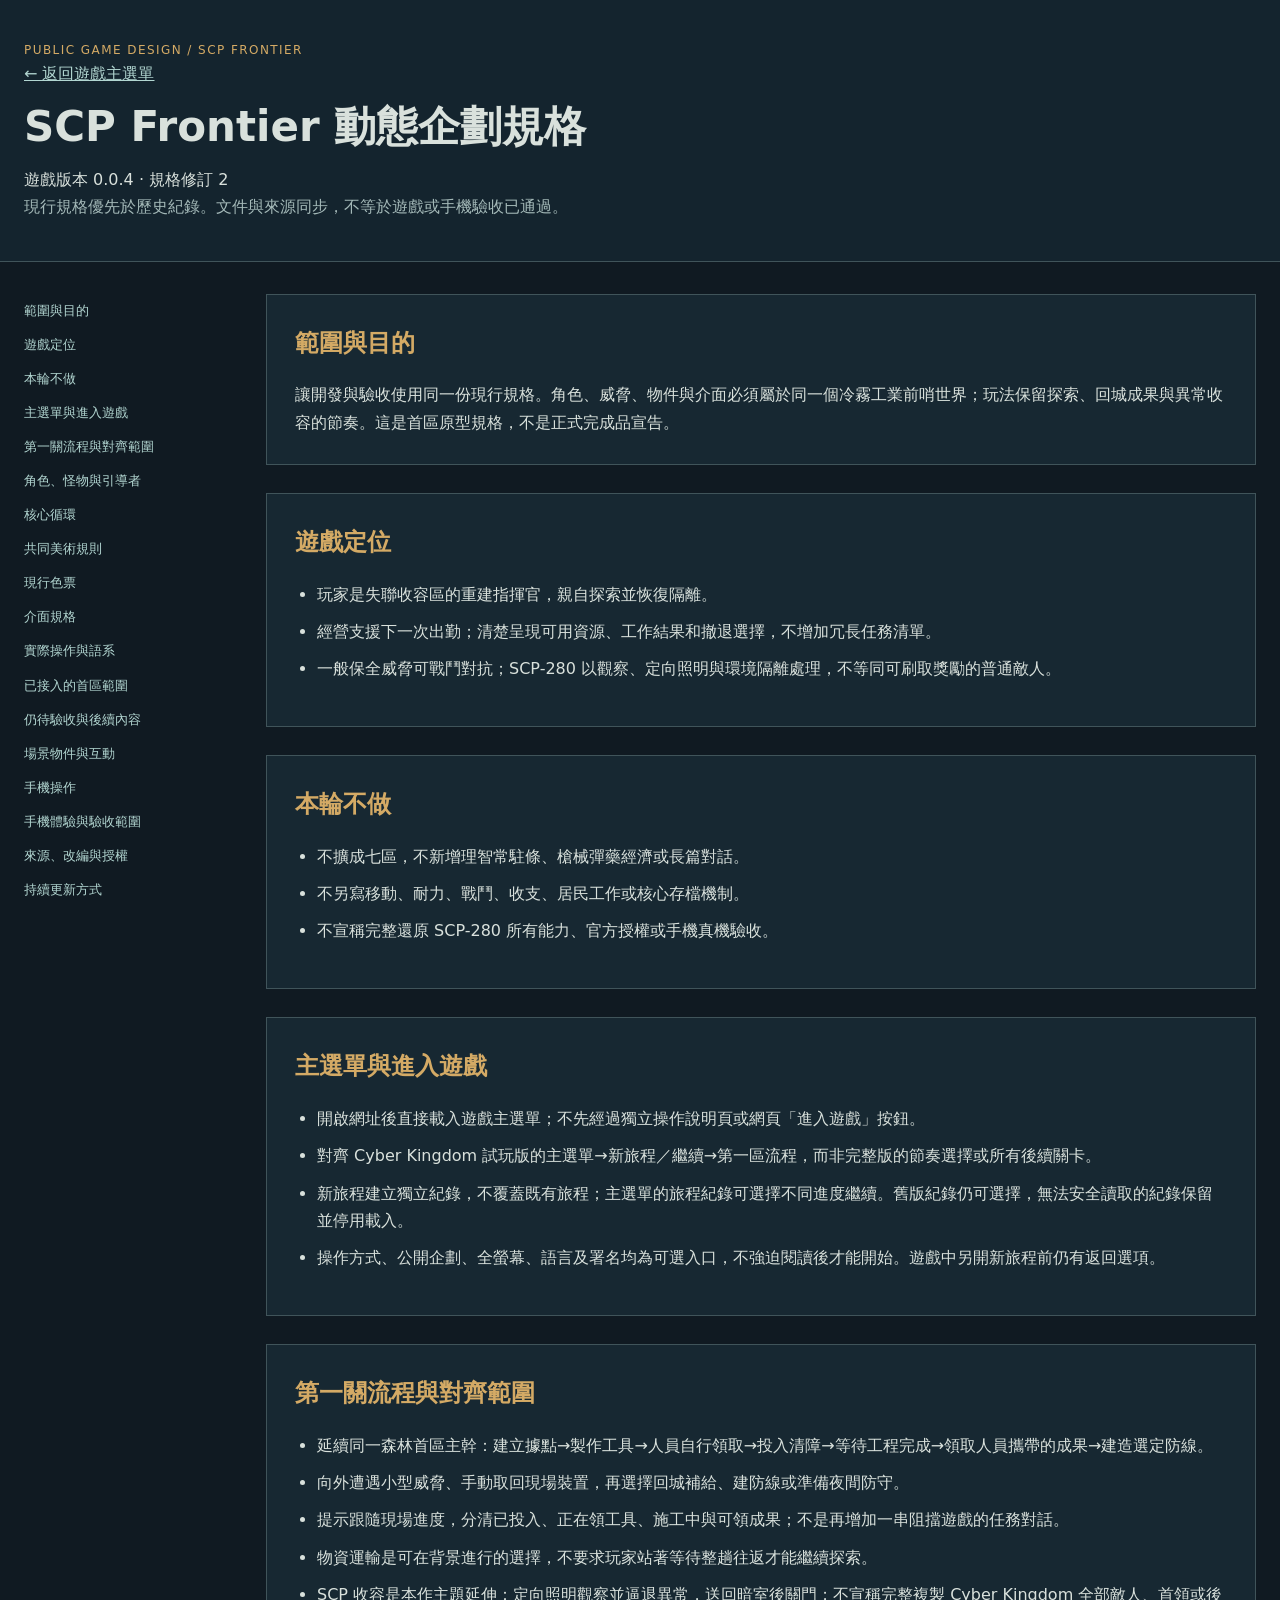
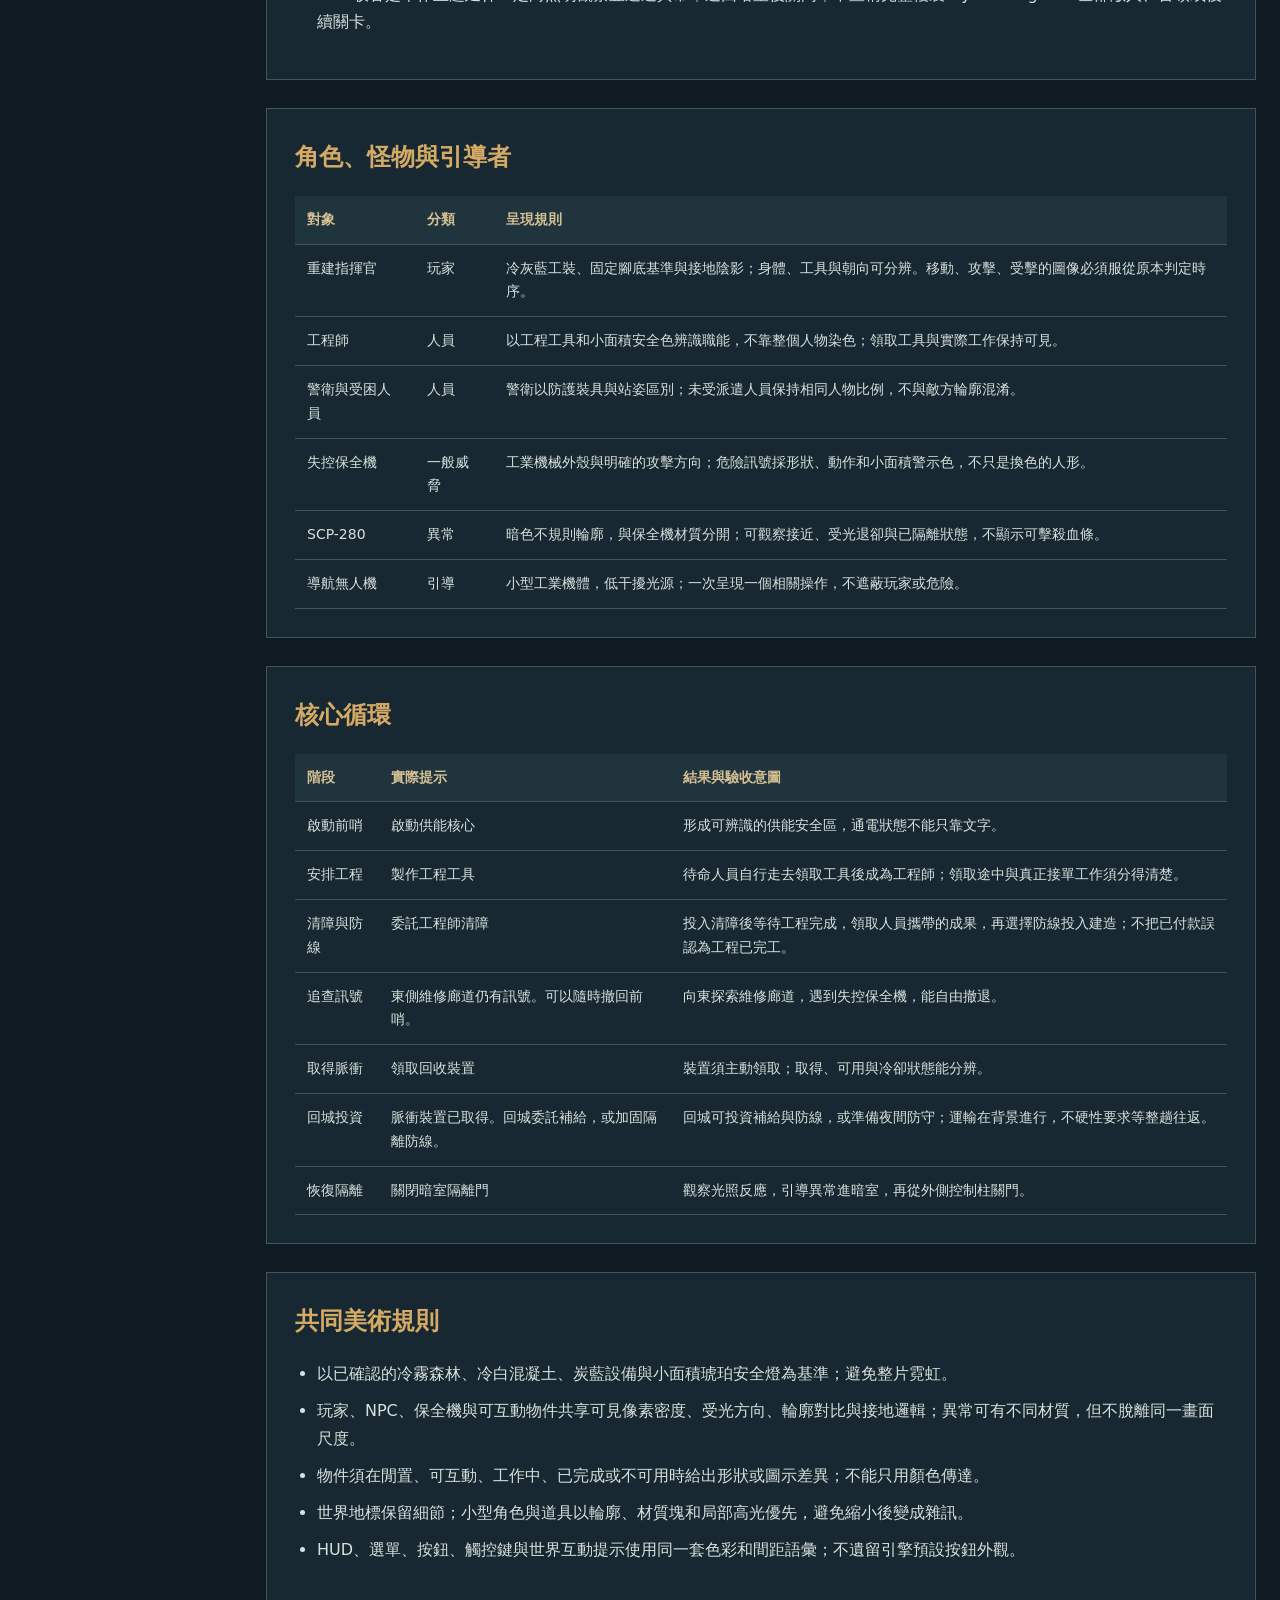
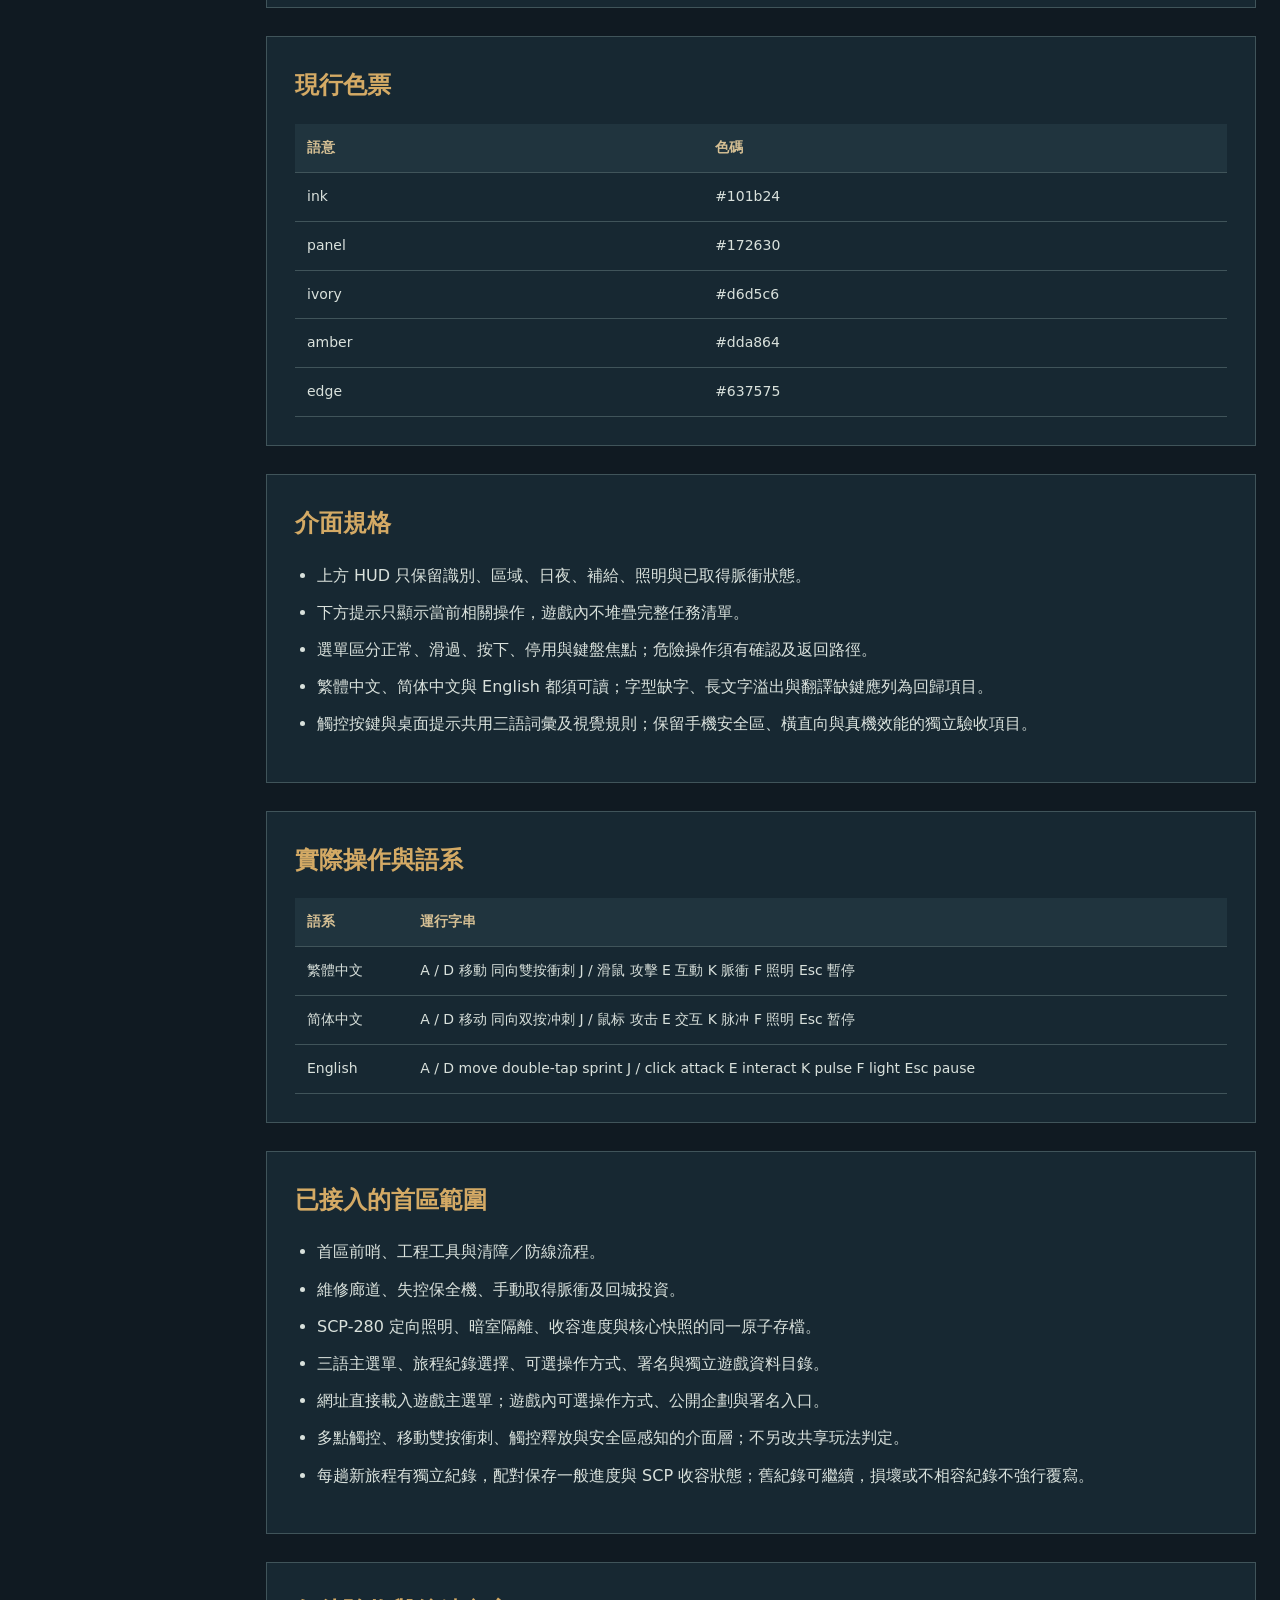
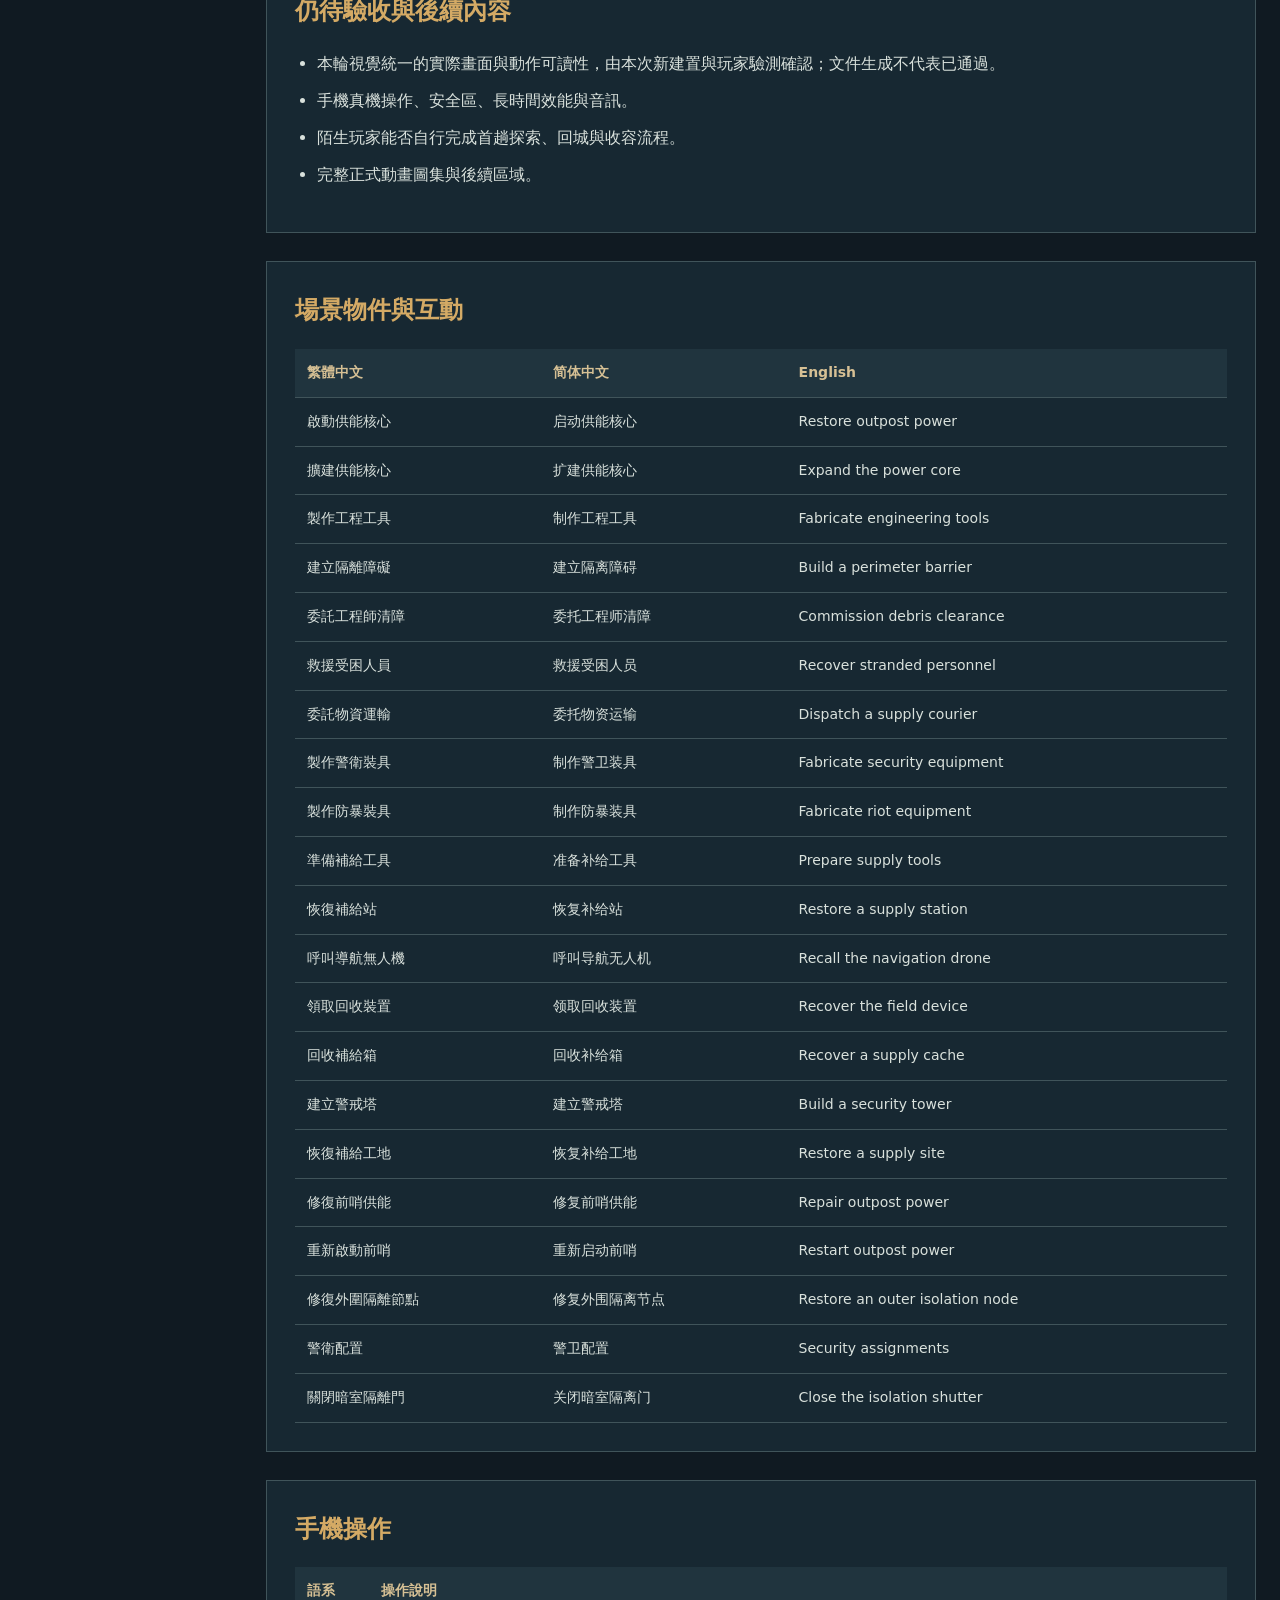
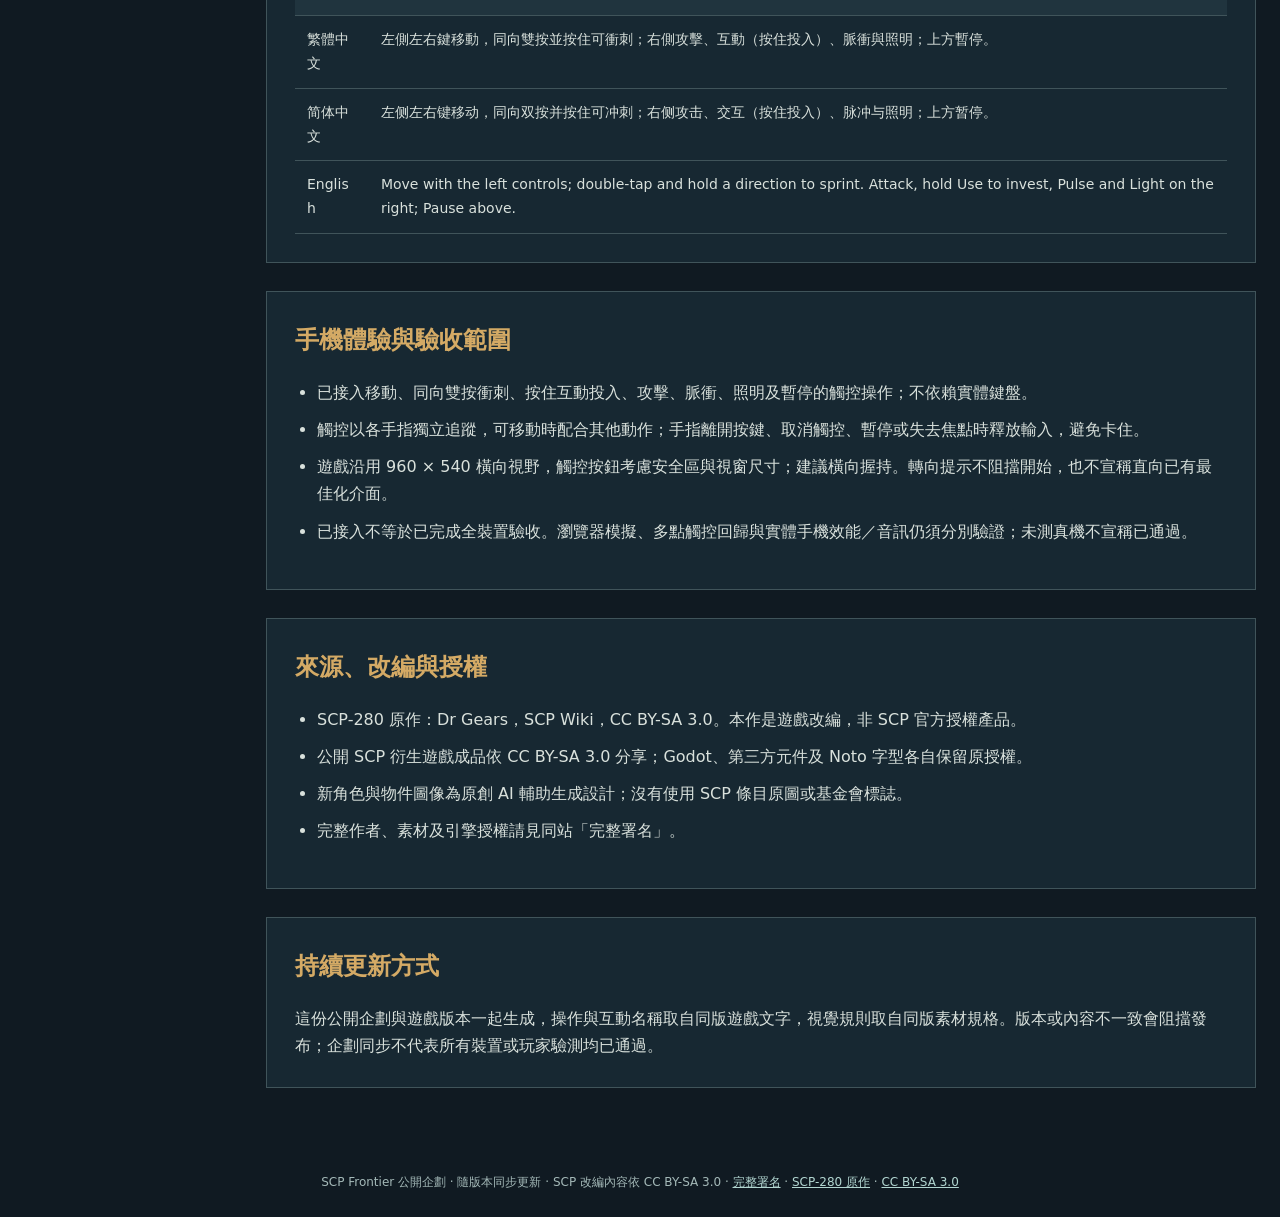
<file: trial/legacy-v004/payload/spec-index.html>
<!doctype html>
<html lang="zh-Hant"><head><meta charset="utf-8"><meta name="viewport" content="width=device-width, initial-scale=1">
<title>SCP Frontier 動態企劃規格</title>
<style>
:root{color-scheme:dark;--bg:#101a22;--panel:#172832;--line:#40545a;--text:#d9e1dc;--muted:#a4b9b8;--accent:#d4aa65}*{box-sizing:border-box}html{scroll-behavior:smooth}body{margin:0;background:var(--bg);color:var(--text);font:16px/1.7 system-ui,-apple-system,"Noto Sans TC",sans-serif}a{color:#b2d6d1}header{padding:40px max(24px,calc((100vw - 1240px)/2));border-bottom:1px solid var(--line);background:#14242e}h1{font-size:clamp(26px,4vw,42px);line-height:1.3;margin:12px 0}h2{font-size:24px;color:var(--accent);margin:0 0 18px}.eyebrow{font-size:12px;letter-spacing:.12em;color:var(--accent)}.muted{color:var(--muted)}.layout{display:grid;grid-template-columns:210px minmax(0,1fr);gap:32px;max-width:1280px;margin:auto;padding:32px 24px}nav{position:sticky;top:20px;align-self:start;max-height:90vh;overflow:auto}nav a{display:block;text-decoration:none;padding:6px 0;font-size:13px}section{margin-bottom:28px;padding:28px;background:var(--panel);border:1px solid var(--line);scroll-margin-top:20px}p{margin:0}li{margin-bottom:10px}ul{padding-left:22px}.table-wrap{overflow:auto}table{width:100%;border-collapse:collapse;font-size:14px}th,td{padding:12px;text-align:left;vertical-align:top;border-bottom:1px solid var(--line);overflow-wrap:anywhere}th{background:#20343e;color:#d6c094}pre{white-space:pre-wrap;word-break:break-word;font:13px/1.6 ui-monospace,monospace;background:#101c24;padding:20px;border:1px solid var(--line)}.box{color:var(--accent)}footer{padding:24px;text-align:center;color:var(--muted);font-size:12px}@media(max-width:850px){.layout{display:block;padding:20px 12px}nav{position:static;display:flex;flex-wrap:wrap;gap:8px 16px;margin:0 12px 20px;max-height:none}section{padding:20px 16px}th,td{padding:8px;font-size:12px}header{padding:28px 24px}}@media print{body{background:white;color:#172832}header,section{background:white;border-color:#aaa}nav{display:none}.layout{display:block;padding:0}section{break-inside:avoid}h2,a,.muted{color:#243c45}pre{background:#eee;color:#111}th{background:#eee;color:#111}}
</style></head><body><header><div class="eyebrow">PUBLIC GAME DESIGN / SCP FRONTIER</div><p><a href="../">← 返回遊戲主選單</a></p><h1>SCP Frontier 動態企劃規格</h1><p>遊戲版本 0.0.4 · 規格修訂 2</p><p class="muted">現行規格優先於歷史紀錄。文件與來源同步，不等於遊戲或手機驗收已通過。</p></header><div class="layout"><nav aria-label="文件目錄"><a href="#s0">範圍與目的</a><a href="#s1">遊戲定位</a><a href="#s2">本輪不做</a><a href="#s3">主選單與進入遊戲</a><a href="#s4">第一關流程與對齊範圍</a><a href="#s5">角色、怪物與引導者</a><a href="#s6">核心循環</a><a href="#s7">共同美術規則</a><a href="#s8">現行色票</a><a href="#s9">介面規格</a><a href="#s10">實際操作與語系</a><a href="#s11">已接入的首區範圍</a><a href="#s12">仍待驗收與後續內容</a><a href="#s13">場景物件與互動</a><a href="#s14">手機操作</a><a href="#s15">手機體驗與驗收範圍</a><a href="#s16">來源、改編與授權</a><a href="#s17">持續更新方式</a></nav><main><section id="s0"><h2>範圍與目的</h2><p>讓開發與驗收使用同一份現行規格。角色、威脅、物件與介面必須屬於同一個冷霧工業前哨世界；玩法保留探索、回城成果與異常收容的節奏。這是首區原型規格，不是正式完成品宣告。</p></section><section id="s1"><h2>遊戲定位</h2><ul><li>玩家是失聯收容區的重建指揮官，親自探索並恢復隔離。</li><li>經營支援下一次出勤；清楚呈現可用資源、工作結果和撤退選擇，不增加冗長任務清單。</li><li>一般保全威脅可戰鬥對抗；SCP-280 以觀察、定向照明與環境隔離處理，不等同可刷取獎勵的普通敵人。</li></ul></section><section id="s2"><h2>本輪不做</h2><ul><li>不擴成七區，不新增理智常駐條、槍械彈藥經濟或長篇對話。</li><li>不另寫移動、耐力、戰鬥、收支、居民工作或核心存檔機制。</li><li>不宣稱完整還原 SCP-280 所有能力、官方授權或手機真機驗收。</li></ul></section><section id="s3"><h2>主選單與進入遊戲</h2><ul><li>開啟網址後直接載入遊戲主選單；不先經過獨立操作說明頁或網頁「進入遊戲」按鈕。</li><li>對齊 Cyber Kingdom 試玩版的主選單→新旅程／繼續→第一區流程，而非完整版的節奏選擇或所有後續關卡。</li><li>新旅程建立獨立紀錄，不覆蓋既有旅程；主選單的旅程紀錄可選擇不同進度繼續。舊版紀錄仍可選擇，無法安全讀取的紀錄保留並停用載入。</li><li>操作方式、公開企劃、全螢幕、語言及署名均為可選入口，不強迫閱讀後才能開始。遊戲中另開新旅程前仍有返回選項。</li></ul></section><section id="s4"><h2>第一關流程與對齊範圍</h2><ul><li>延續同一森林首區主幹：建立據點→製作工具→人員自行領取→投入清障→等待工程完成→領取人員攜帶的成果→建造選定防線。</li><li>向外遭遇小型威脅、手動取回現場裝置，再選擇回城補給、建防線或準備夜間防守。</li><li>提示跟隨現場進度，分清已投入、正在領工具、施工中與可領成果；不是再增加一串阻擋遊戲的任務對話。</li><li>物資運輸是可在背景進行的選擇，不要求玩家站著等待整趟往返才能繼續探索。</li><li>SCP 收容是本作主題延伸：定向照明觀察並逼退異常，送回暗室後關門；不宣稱完整複製 Cyber Kingdom 全部敵人、首領或後續關卡。</li></ul></section><section id="s5"><h2>角色、怪物與引導者</h2><div class="table-wrap"><table><thead><tr><th scope="col">對象</th><th scope="col">分類</th><th scope="col">呈現規則</th></tr></thead><tbody><tr><td>重建指揮官</td><td>玩家</td><td>冷灰藍工裝、固定腳底基準與接地陰影；身體、工具與朝向可分辨。移動、攻擊、受擊的圖像必須服從原本判定時序。</td></tr><tr><td>工程師</td><td>人員</td><td>以工程工具和小面積安全色辨識職能，不靠整個人物染色；領取工具與實際工作保持可見。</td></tr><tr><td>警衛與受困人員</td><td>人員</td><td>警衛以防護裝具與站姿區別；未受派遣人員保持相同人物比例，不與敵方輪廓混淆。</td></tr><tr><td>失控保全機</td><td>一般威脅</td><td>工業機械外殼與明確的攻擊方向；危險訊號採形狀、動作和小面積警示色，不只是換色的人形。</td></tr><tr><td>SCP-280</td><td>異常</td><td>暗色不規則輪廓，與保全機材質分開；可觀察接近、受光退卻與已隔離狀態，不顯示可擊殺血條。</td></tr><tr><td>導航無人機</td><td>引導</td><td>小型工業機體，低干擾光源；一次呈現一個相關操作，不遮蔽玩家或危險。</td></tr></tbody></table></div></section><section id="s6"><h2>核心循環</h2><div class="table-wrap"><table><thead><tr><th scope="col">階段</th><th scope="col">實際提示</th><th scope="col">結果與驗收意圖</th></tr></thead><tbody><tr><td>啟動前哨</td><td>啟動供能核心</td><td>形成可辨識的供能安全區，通電狀態不能只靠文字。</td></tr><tr><td>安排工程</td><td>製作工程工具</td><td>待命人員自行走去領取工具後成為工程師；領取途中與真正接單工作須分得清楚。</td></tr><tr><td>清障與防線</td><td>委託工程師清障</td><td>投入清障後等待工程完成，領取人員攜帶的成果，再選擇防線投入建造；不把已付款誤認為工程已完工。</td></tr><tr><td>追查訊號</td><td>東側維修廊道仍有訊號。可以隨時撤回前哨。</td><td>向東探索維修廊道，遇到失控保全機，能自由撤退。</td></tr><tr><td>取得脈衝</td><td>領取回收裝置</td><td>裝置須主動領取；取得、可用與冷卻狀態能分辨。</td></tr><tr><td>回城投資</td><td>脈衝裝置已取得。回城委託補給，或加固隔離防線。</td><td>回城可投資補給與防線，或準備夜間防守；運輸在背景進行，不硬性要求等整趟往返。</td></tr><tr><td>恢復隔離</td><td>關閉暗室隔離門</td><td>觀察光照反應，引導異常進暗室，再從外側控制柱關門。</td></tr></tbody></table></div></section><section id="s7"><h2>共同美術規則</h2><ul><li>以已確認的冷霧森林、冷白混凝土、炭藍設備與小面積琥珀安全燈為基準；避免整片霓虹。</li><li>玩家、NPC、保全機與可互動物件共享可見像素密度、受光方向、輪廓對比與接地邏輯；異常可有不同材質，但不脫離同一畫面尺度。</li><li>物件須在閒置、可互動、工作中、已完成或不可用時給出形狀或圖示差異；不能只用顏色傳達。</li><li>世界地標保留細節；小型角色與道具以輪廓、材質塊和局部高光優先，避免縮小後變成雜訊。</li><li>HUD、選單、按鈕、觸控鍵與世界互動提示使用同一套色彩和間距語彙；不遺留引擎預設按鈕外觀。</li></ul></section><section id="s8"><h2>現行色票</h2><div class="table-wrap"><table><thead><tr><th scope="col">語意</th><th scope="col">色碼</th></tr></thead><tbody><tr><td>ink</td><td>#101b24</td></tr><tr><td>panel</td><td>#172630</td></tr><tr><td>ivory</td><td>#d6d5c6</td></tr><tr><td>amber</td><td>#dda864</td></tr><tr><td>edge</td><td>#637575</td></tr></tbody></table></div></section><section id="s9"><h2>介面規格</h2><ul><li>上方 HUD 只保留識別、區域、日夜、補給、照明與已取得脈衝狀態。</li><li>下方提示只顯示當前相關操作，遊戲內不堆疊完整任務清單。</li><li>選單區分正常、滑過、按下、停用與鍵盤焦點；危險操作須有確認及返回路徑。</li><li>繁體中文、简体中文與 English 都須可讀；字型缺字、長文字溢出與翻譯缺鍵應列為回歸項目。</li><li>觸控按鍵與桌面提示共用三語詞彙及視覺規則；保留手機安全區、橫直向與真機效能的獨立驗收項目。</li></ul></section><section id="s10"><h2>實際操作與語系</h2><div class="table-wrap"><table><thead><tr><th scope="col">語系</th><th scope="col">運行字串</th></tr></thead><tbody><tr><td>繁體中文</td><td>A / D 移動   同向雙按衝刺   J / 滑鼠 攻擊   E 互動   K 脈衝   F 照明   Esc 暫停</td></tr><tr><td>简体中文</td><td>A / D 移动   同向双按冲刺   J / 鼠标 攻击   E 交互   K 脉冲   F 照明   Esc 暂停</td></tr><tr><td>English</td><td>A / D move   double-tap sprint   J / click attack   E interact   K pulse   F light   Esc pause</td></tr></tbody></table></div></section><section id="s11"><h2>已接入的首區範圍</h2><ul><li>首區前哨、工程工具與清障／防線流程。</li><li>維修廊道、失控保全機、手動取得脈衝及回城投資。</li><li>SCP-280 定向照明、暗室隔離、收容進度與核心快照的同一原子存檔。</li><li>三語主選單、旅程紀錄選擇、可選操作方式、署名與獨立遊戲資料目錄。</li><li>網址直接載入遊戲主選單；遊戲內可選操作方式、公開企劃與署名入口。</li><li>多點觸控、移動雙按衝刺、觸控釋放與安全區感知的介面層；不另改共享玩法判定。</li><li>每趟新旅程有獨立紀錄，配對保存一般進度與 SCP 收容狀態；舊紀錄可繼續，損壞或不相容紀錄不強行覆寫。</li></ul></section><section id="s12"><h2>仍待驗收與後續內容</h2><ul><li>本輪視覺統一的實際畫面與動作可讀性，由本次新建置與玩家驗測確認；文件生成不代表已通過。</li><li>手機真機操作、安全區、長時間效能與音訊。</li><li>陌生玩家能否自行完成首趟探索、回城與收容流程。</li><li>完整正式動畫圖集與後續區域。</li></ul></section><section id="s13"><h2>場景物件與互動</h2><div class="table-wrap"><table><thead><tr><th scope="col">繁體中文</th><th scope="col">简体中文</th><th scope="col">English</th></tr></thead><tbody><tr><td>啟動供能核心</td><td>启动供能核心</td><td>Restore outpost power</td></tr><tr><td>擴建供能核心</td><td>扩建供能核心</td><td>Expand the power core</td></tr><tr><td>製作工程工具</td><td>制作工程工具</td><td>Fabricate engineering tools</td></tr><tr><td>建立隔離障礙</td><td>建立隔离障碍</td><td>Build a perimeter barrier</td></tr><tr><td>委託工程師清障</td><td>委托工程师清障</td><td>Commission debris clearance</td></tr><tr><td>救援受困人員</td><td>救援受困人员</td><td>Recover stranded personnel</td></tr><tr><td>委託物資運輸</td><td>委托物资运输</td><td>Dispatch a supply courier</td></tr><tr><td>製作警衛裝具</td><td>制作警卫装具</td><td>Fabricate security equipment</td></tr><tr><td>製作防暴裝具</td><td>制作防暴装具</td><td>Fabricate riot equipment</td></tr><tr><td>準備補給工具</td><td>准备补给工具</td><td>Prepare supply tools</td></tr><tr><td>恢復補給站</td><td>恢复补给站</td><td>Restore a supply station</td></tr><tr><td>呼叫導航無人機</td><td>呼叫导航无人机</td><td>Recall the navigation drone</td></tr><tr><td>領取回收裝置</td><td>领取回收装置</td><td>Recover the field device</td></tr><tr><td>回收補給箱</td><td>回收补给箱</td><td>Recover a supply cache</td></tr><tr><td>建立警戒塔</td><td>建立警戒塔</td><td>Build a security tower</td></tr><tr><td>恢復補給工地</td><td>恢复补给工地</td><td>Restore a supply site</td></tr><tr><td>修復前哨供能</td><td>修复前哨供能</td><td>Repair outpost power</td></tr><tr><td>重新啟動前哨</td><td>重新启动前哨</td><td>Restart outpost power</td></tr><tr><td>修復外圍隔離節點</td><td>修复外围隔离节点</td><td>Restore an outer isolation node</td></tr><tr><td>警衛配置</td><td>警卫配置</td><td>Security assignments</td></tr><tr><td>關閉暗室隔離門</td><td>关闭暗室隔离门</td><td>Close the isolation shutter</td></tr></tbody></table></div></section><section id="s14"><h2>手機操作</h2><div class="table-wrap"><table><thead><tr><th scope="col">語系</th><th scope="col">操作說明</th></tr></thead><tbody><tr><td>繁體中文</td><td>左側左右鍵移動，同向雙按並按住可衝刺；右側攻擊、互動（按住投入）、脈衝與照明；上方暫停。</td></tr><tr><td>简体中文</td><td>左侧左右键移动，同向双按并按住可冲刺；右侧攻击、交互（按住投入）、脉冲与照明；上方暂停。</td></tr><tr><td>English</td><td>Move with the left controls; double-tap and hold a direction to sprint. Attack, hold Use to invest, Pulse and Light on the right; Pause above.</td></tr></tbody></table></div></section><section id="s15"><h2>手機體驗與驗收範圍</h2><ul><li>已接入移動、同向雙按衝刺、按住互動投入、攻擊、脈衝、照明及暫停的觸控操作；不依賴實體鍵盤。</li><li>觸控以各手指獨立追蹤，可移動時配合其他動作；手指離開按鍵、取消觸控、暫停或失去焦點時釋放輸入，避免卡住。</li><li>遊戲沿用 960 × 540 橫向視野，觸控按鈕考慮安全區與視窗尺寸；建議橫向握持。轉向提示不阻擋開始，也不宣稱直向已有最佳化介面。</li><li>已接入不等於已完成全裝置驗收。瀏覽器模擬、多點觸控回歸與實體手機效能／音訊仍須分別驗證；未測真機不宣稱已通過。</li></ul></section><section id="s16"><h2>來源、改編與授權</h2><ul><li>SCP-280 原作：Dr Gears，SCP Wiki，CC BY-SA 3.0。本作是遊戲改編，非 SCP 官方授權產品。</li><li>公開 SCP 衍生遊戲成品依 CC BY-SA 3.0 分享；Godot、第三方元件及 Noto 字型各自保留原授權。</li><li>新角色與物件圖像為原創 AI 輔助生成設計；沒有使用 SCP 條目原圖或基金會標誌。</li><li>完整作者、素材及引擎授權請見同站「完整署名」。</li></ul></section><section id="s17"><h2>持續更新方式</h2><p>這份公開企劃與遊戲版本一起生成，操作與互動名稱取自同版遊戲文字，視覺規則取自同版素材規格。版本或內容不一致會阻擋發布；企劃同步不代表所有裝置或玩家驗測均已通過。</p></section></main></div><footer>SCP Frontier 公開企劃 · 隨版本同步更新 · SCP 改編內容依 CC BY-SA 3.0 · <a href="../credits.html">完整署名</a> · <a href="https://scp-wiki.wikidot.com/scp-280" rel="noopener">SCP-280 原作</a> · <a href="https://creativecommons.org/licenses/by-sa/3.0/" rel="license">CC BY-SA 3.0</a></footer></body></html>
</file>
